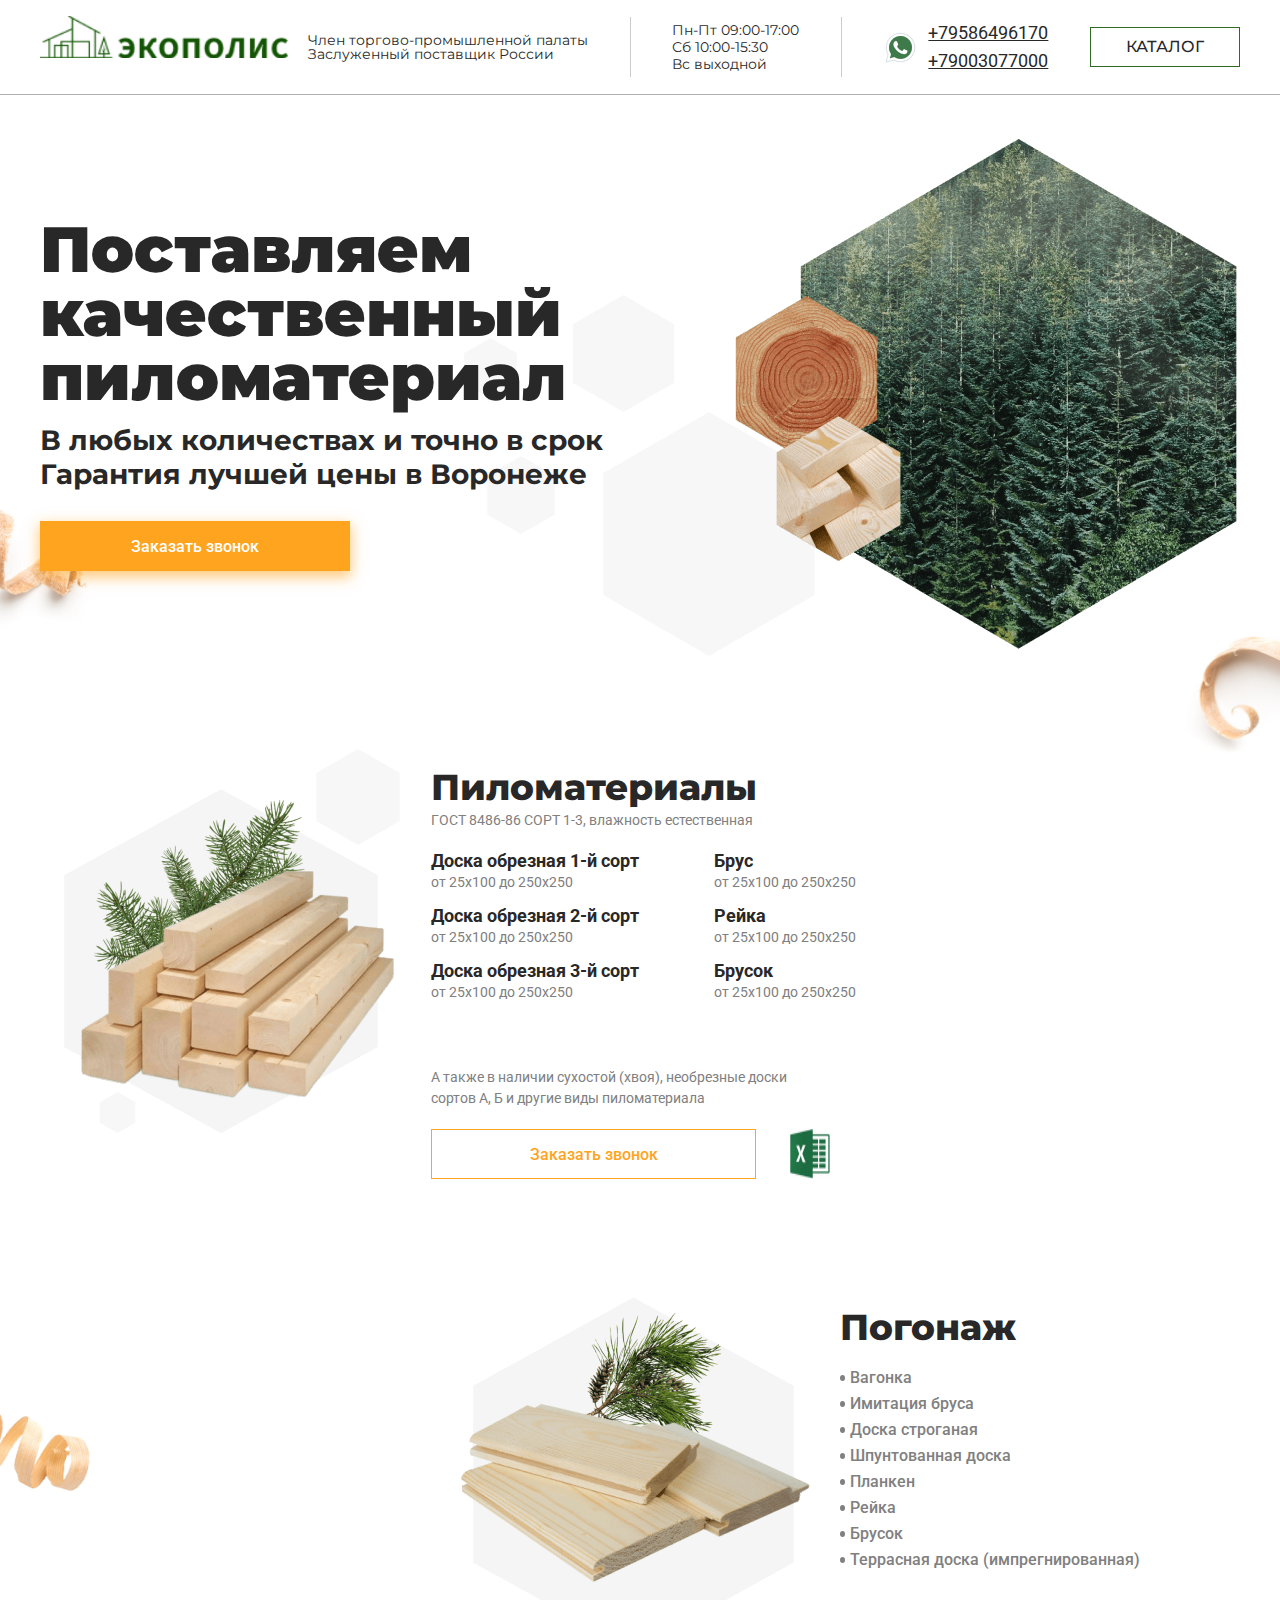
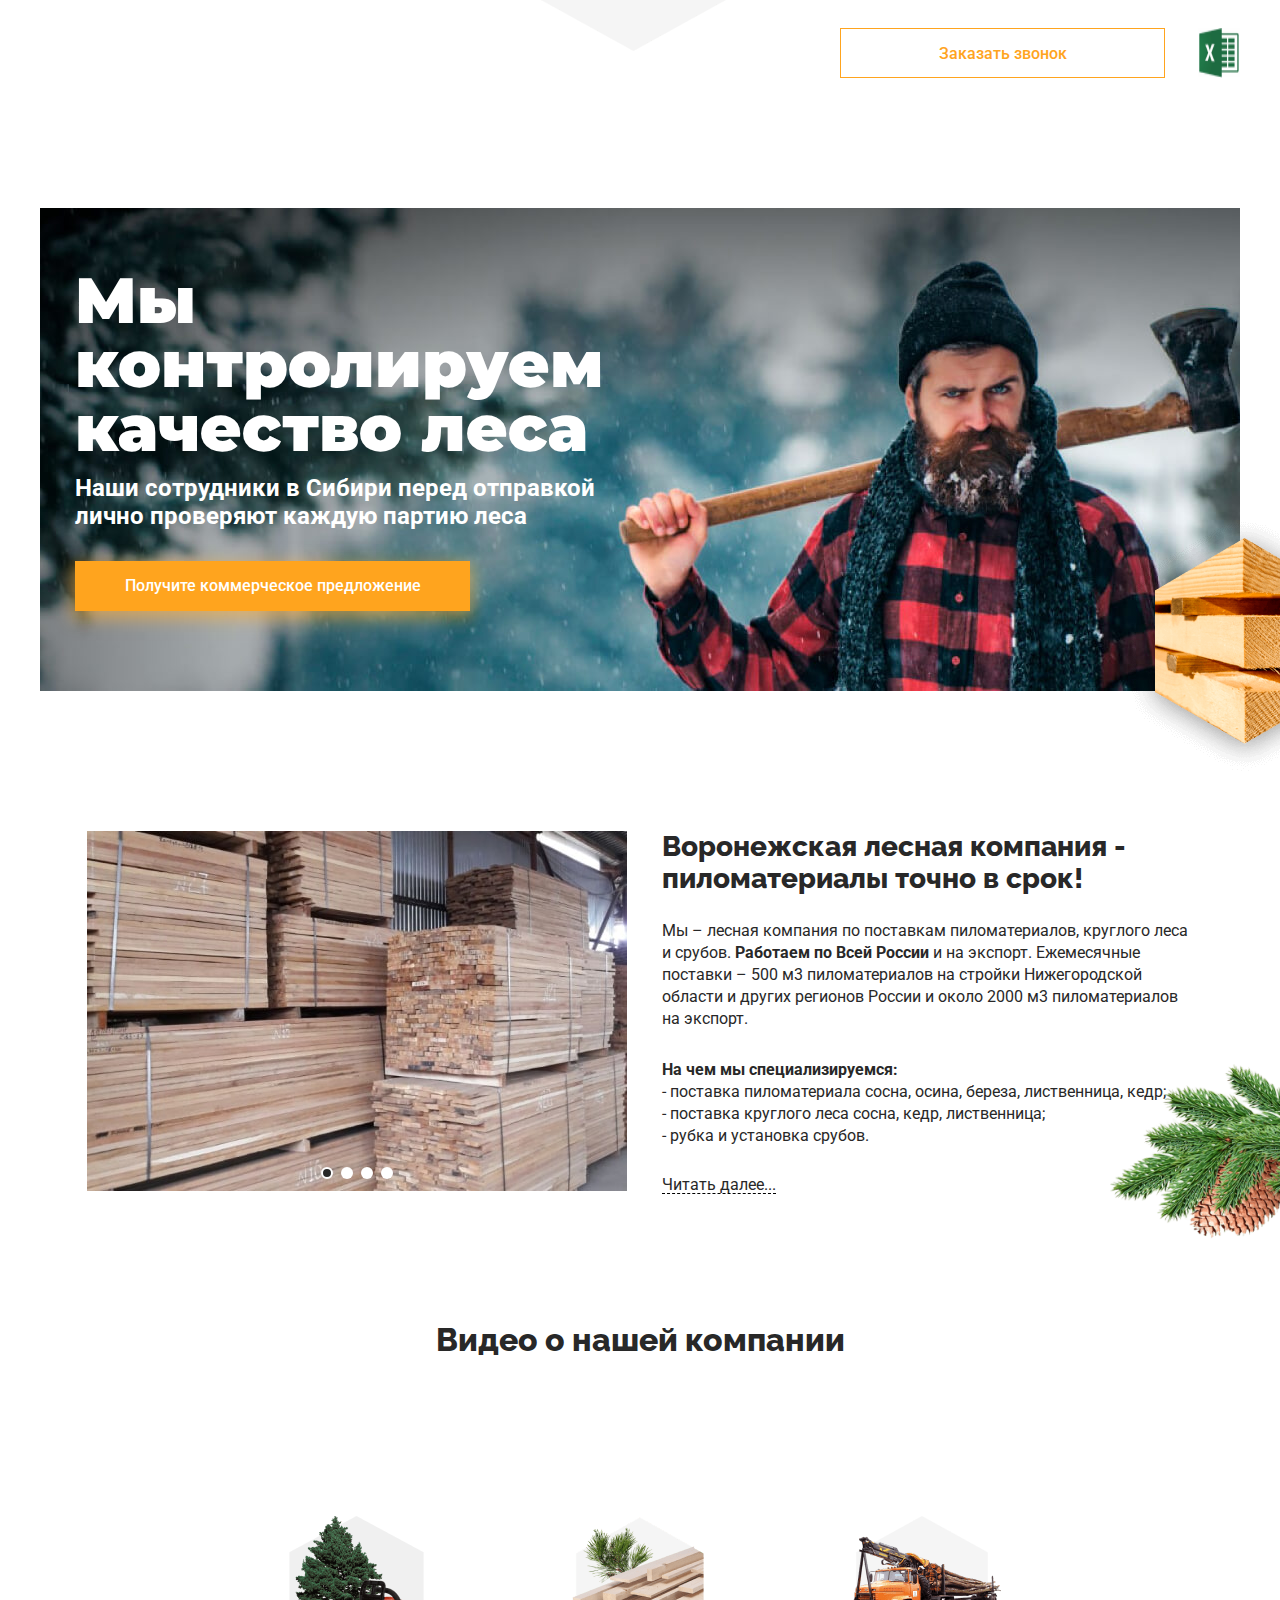
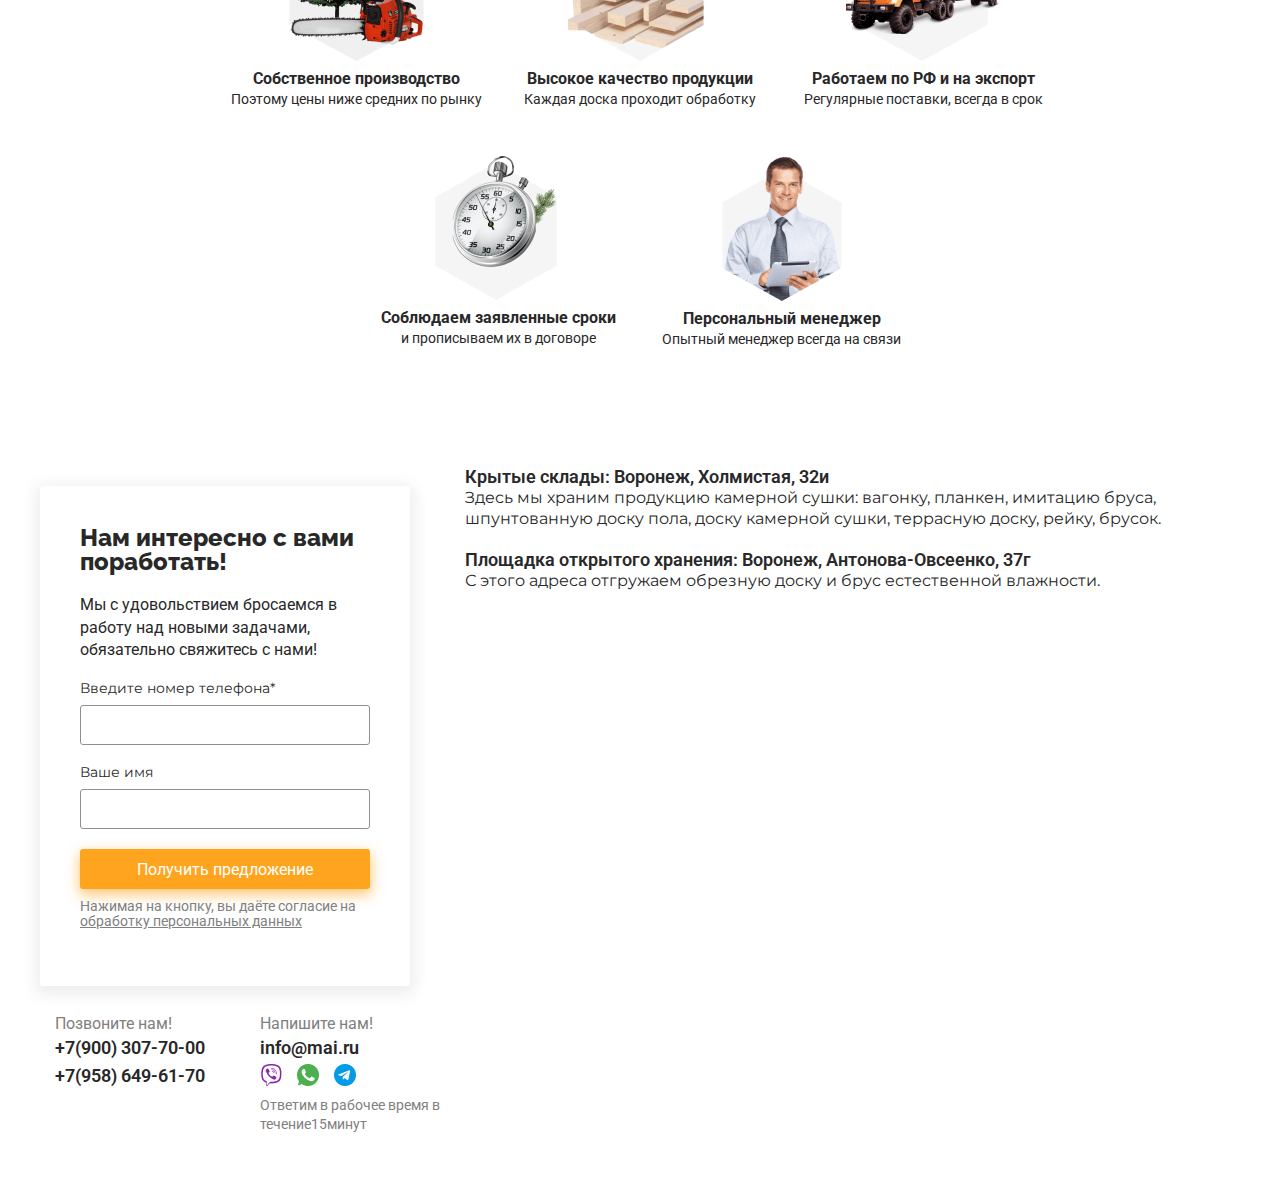
<file: index.html>
<!DOCTYPE html>
<html lang="en">
<head>
    <meta charset="UTF-8">
    <meta http-equiv="X-UA-Compatible" content="IE=edge">
    <meta name="viewport" content="width=device-width, initial-scale=1.0">
    <link rel="preconnect" href="https://fonts.googleapis.com">
    <link rel="preconnect" href="https://fonts.gstatic.com" crossorigin>
    <link href="https://fonts.googleapis.com/css2?family=Raleway:wght@400;500;600;700;800;900&display=swap" rel="stylesheet">
    <link href="https://fonts.googleapis.com/css2?family=Roboto:wght@400;500;600;700;900&display=swap" rel="stylesheet">
    <link rel="stylesheet"href="https://cdn.jsdelivr.net/npm/swiper@8/swiper-bundle.min.css"/>
    <link rel="stylesheet" href="css/catalog.css">
    <link rel="stylesheet" href="css/forms.css">
    <link rel="stylesheet" href="css/style.css">
    <title>Pilomaterialy</title>
</head>
<body>
    <div class="wrapper">
        <header class="header">
            <div class="container header-container">
                 <div class="header__logo">
                     <a class="logo" href="index.html">
                        <img src="img/main/logo.png" alt="logo">
                    </a>
                    <span>Член торгово-промышленной палаты <br> Заслуженный поставщик России</span>
                 </div>
                 <span class="vetical-line"></span>

                 <div class="header__job-graphic header-grafic-deskt">
                    <span>Пн-Пт 09:00-17:00</span>
                    <span>Сб 10:00-15:30</span>
                    <span>Вс выходной</span>
                 </div>

                 <span class="vetical-line vertical-line-last"></span>

                 <div class="header__contacts header-contacts-deskt">
                    <a href="#" class="header__contacts-wa">
                         <img src="img/main/WhatsApp.png" alt="WhatsApp">
                    </a>
                   <div class="header__tel-wrp">
                         <a class="header__contacts-tel1" href="tel:+79586496170"> +79586496170</a>
                         <a class="header__contacts-tel2" href="tel:+79003077000">+79003077000</a>
                   </div>
                </div>
                <li class="menu__item click-submenu click-submenu-mob">
                    <a class="menu__btn">КАТАЛОГ</a>
                    <ul class="sub-menu">
                        <li class="menu__item"><a href="catalog.html">Доска обрезная</a></li>
                        <li class="menu__item"><a href="#">Брус обрезной</a></li>
                        <li class="menu__item"><a href="#">Вагонка</a></li>
                        <li class="menu__item"><a href="#">Имитация бруса</a></li>
                        <li class="menu__item"><a href="#">Доска строганая</a></li>
                        <li class="menu__item"><a href="#">Шпунтованная доска</a></li>
                        <li class="menu__item"><a href="#">Планкен</a></li>
                        <li class="menu__item"><a href="#">Рейка</a></li>
                        <li class="menu__item"><a href="#">Брусок</a></li>
                        <li class="menu__item"><a href="#">Террасная доска (импрегнированная)</a></li>
                    </ul>
                </li>
                <div class="header__menu">
                     <div class="burger">
                         <span></span>
                         <span></span>
                         <span></span>
                     </div>
                     <nav class="menu">
                         <ul class="menu__list">
                             <li class="menu__item click-submenu click-submenu-desk">
                                <a class="menu__btn">КАТАЛОГ</a>
                                <ul class="sub-menu">
                                    <li class="menu__item"><a href="catalog.html">Доска обрезная</a></li>
                                    <li class="menu__item"><a href="#">Брус обрезной</a></li>
                                    <li class="menu__item"><a href="#">Вагонка</a></li>
                                    <li class="menu__item"><a href="#">Имитация бруса</a></li>
                                    <li class="menu__item"><a href="#">Доска строганая</a></li>
                                    <li class="menu__item"><a href="#">Шпунтованная доска</a></li>
                                    <li class="menu__item"><a href="#">Планкен</a></li>
                                    <li class="menu__item"><a href="#">Рейка</a></li>
                                    <li class="menu__item"><a href="#">Брусок</a></li>
                                    <li class="menu__item"><a href="#">Террасная доска (импрегнированная)</a></li>
                                </ul>
                            </li>

                            <div class="header__job-graphic header-grafic-mob">
                                <span>Пн-Пт 09:00-17:00</span>
                                <span>Сб 10:00-15:30</span>
                                <span>Вс выходной</span>
                             </div>

                             <div class="header__contacts header-contacts-mob">
                                <a href="#" class="header__contacts-wa">
                                     <img src="img/main/WhatsApp.png" alt="WhatsApp">
                                </a>
                               <div class="header__tel-wrp desct">
                                     <a class="header__contacts-tel1" href="tel:+79586496170"> +79586496170</a>
                                     <a class="header__contacts-tel2" href="tel:+79003077000">+79003077000</a>
                               </div>
                            </div>
                         </ul>
                     </nav>
                 </div>
            </div>
         </header>

         <main class="main">
            <div class="container">
                <div class="main__bg-img-wrp">
                    <img src="img/main/main_bg.png" alt="изображение">
                </div>
                <div class="main__shavings-img-wrp">
                    <img src="img/main/strujka1.png" alt="изображение">
                </div>
               <div class="main__cont-wrp">
                   <div class="main__cont-left">
                        <h1 class="big-title main__title">Поставляем <br> качественный <br> пиломатериал</h1>
                        <h2 class="main__sub-title">В любых количествах и точно в срок <br> Гарантия лучшей цены в Воронеже</h2>
                        <button class="btn main__btn popup-btn" data-btn="main">Заказать звонок</button>
                   </div>
                   <div class="main__img-wrp">
                    <img src="img/main/main_img.png" alt="изображение">
                   </div>
               </div>
            </div>
         </main>

         <section class="goods">
            <img class="goods__img-strujka" src="img/main/strujka2.png" alt="изображение">
            <img class="goods__img-strujka3" src="img/main/strujka3.png" alt="изображение">
            <div class="container">
                <!-- Первый блок с товарами -->
                <div class="goods__pilomat goods-pilomat1">
                    <div class="goods__pilomat-img-wrp">
                        <img class="goods__pilomat-img" src="img/main/goods1.png" alt="изображение">
                    </div>
                    <div class="goods__right">
                            <h2 class="goods__title small-title">Пиломатериалы</h2>
                            <div class="goods__gost">
                                ГОСТ <span>8486-86</span> СОРТ 1-3, влажность естественная
                            </div>

                            <div class="goods__goods-wrp">
                                <div class="goods__desk-wrp">
                                   <div class="goods__name-and-size">
                                        <h4 class="goods__name">Доска обрезная 1-й сорт</h4>
                                        <span class="goods__size">от 25х100 до 250х250</span>
                                   </div>

                                   <div class="goods__name-and-size">
                                        <h4 class="goods__name">Доска обрезная 2-й сорт</h4>
                                        <span class="goods__size">от 25х100 до 250х250</span>
                                   </div>

                                   <div class="goods__name-and-size">
                                        <h4 class="goods__name">Доска обрезная 3-й сорт</h4>
                                        <span class="goods__size">от 25х100 до 250х250</span>
                                   </div>
                                </div>

                                <div class="goods__desk-wrp">
                                    <div class="goods__name-and-size">
                                        <h4 class="goods__name">Брус</h4>
                                        <span class="goods__size">от 25х100 до 250х250</span>
                                    </div>

                                   <div class="goods__name-and-size">
                                        <h4 class="goods__name">Рейка</h4>
                                        <span class="goods__size">от 25х100 до 250х250</span>
                                   </div>

                                   <div class="goods__name-and-size">
                                        <h4 class="goods__name">Брусок</h4>
                                        <span class="goods__size">от 25х100 до 250х250</span>
                                   </div>
                                </div>
                            </div>

                            <p class="goods__comment">А также в наличии сухостой (хвоя), необрезные доски сортов А, Б и другие виды пиломатериала</p>
                            <div class="goods__btn-wrp">
                                <button class="btn goods__btn popup-btn" data-btn="pilomat">Заказать звонок</button>
                                <img class="excel-img" src="img/main/excel.png" alt="изображение">
                            </div>
                    </div>
                </div>

                <!-- Второй блок с товарами -->
               <div class="goods-pilomat2-wrp">
                    <div class="goods__pilomat">
                        <div class="goods__pilomat-img-wrp">
                            <img class="goods__pilomat-img" src="img/main/goods2.png" alt="изображение">
                        </div>
                        <div class="goods__right">
                                <h2 class="goods__title small-title">Погонаж</h2>

                                <div class="goods__goods-wrp">
                                    <ul class="goods-pilomat2__list">
                                        <li class="goods-pilomat2__list-item">Вагонка</li>
                                        <li class="goods-pilomat2__list-item">Имитация бруса</li>
                                        <li class="goods-pilomat2__list-item">Доска строганая</li>
                                        <li class="goods-pilomat2__list-item">Шпунтованная доска</li>
                                        <li class="goods-pilomat2__list-item">Планкен</li>
                                        <li class="goods-pilomat2__list-item">Рейка</li>
                                        <li class="goods-pilomat2__list-item">Брусок</li>
                                        <li class="goods-pilomat2__list-item">Террасная доска (импрегнированная)</li>
                                    </ul>
                                </div>

                                <div class="goods__btn-wrp">
                                    <button class="btn goods__btn popup-btn" data-btn="pogonaj">Заказать звонок</button>
                                    <img class="excel-img" src="img/main/excel.png" alt="изображение">
                                </div>
                        </div>
                    </div>
               </div >
            </div>
         </section>

         <section class="banner">
            <div class="container banner__container">
                <img src="img/main/banner-branch.png" alt="" class="banner__branch-img">
                <div class="banner__cont-wrp" style="background-image: url(img/main/banner.jpg)">
                    <img src="img/main/banner-small.png" alt="" class="banner__small-img">
                    <h2 class="banner__title big-title">Мы <br> контролируем <br> качество леса</h2>
                    <h3 class="banner__sub-title">Наши сотрудники в Сибири перед отправкой лично проверяют каждую партию леса</h3>
                    <button class="banner__btn btn popup-btn" data-btn="banner">Получите коммерческое предложение</button>
                </div>
            </div>
         </section>

         <section class="about">
            <img src="img/main/el.png" alt="изображение" class="about__el-img">
            <div class="container">
                <div class="about__cont-wrp">
                    <!-- Slider main container -->
                    <div class="swiper">
                        <!-- Additional required wrapper -->
                        <div class="swiper-wrapper">
                        <!-- Slides -->
                        <div class="swiper-slide">
                            <img src="img/main/slide1-min.jpg" alt="изображение">
                        </div>
                        <div class="swiper-slide">
                            <img src="img/main/slide1-min.jpg" alt="изображение">
                        </div>
                        <div class="swiper-slide">
                            <img src="img/main/slide1-min.jpg" alt="изображение">
                        </div>
                        <div class="swiper-slide">
                            <img src="img/main/slide1-min.jpg" alt="изображение">
                        </div>
                        </div>
                        <!-- If we need pagination -->
                        <div class="swiper-pagination"></div>
                    </div>
                    <!-- swiper end -->

                    <div class="about__cont-right">
                        <h2 class="about__title">Воронежская лесная компания - пиломатериалы точно в срок!</h2>
                        <div class="about__text1">
                            Мы – лесная компания по поставкам пиломатериалов, круглого леса и срубов. <b>Работаем по Всей России</b> и на экспорт.
                            Ежемесячные поставки – 500 м3 пиломатериалов на стройки Нижегородской области и других регионов России и около 2000 м3 пиломатериалов на экспорт.
                        </div>
                        <div class="about__text2">
                            <h3 class="about__h3">На чем мы специализируемся:</h3>
                            <ul>
                                <li>- поставка пиломатериала сосна, осина, береза, лиственница, кедр;</li>
                                <li>- поставка круглого леса сосна, кедр, лиственница;</li>
                                <li>- рубка и установка срубов.</li>
                            </ul>
                        </div>
                        <div class="about__text3">
                            В числе наших клиентов – застройщики таких объектов как ТРЦ Небо (Нижний Новгород),
                            Завод Liebcherr (Нижегородская область), ТРЦ Республика (Нижний Новгород),
                            завод Русвинил (Нижегородская обл), завод АлмазАнтей (Нижний Новгород),
                             а также предприятия: ОКБМ им. Африкантова (Нижний Новгород),
                             Государственное предприятие Нижегородской области по достройке и реставрации объектов недвижимости,
                              Завод Корунд (г. Дзержинск), ЗАО Тосол-Синтез (г. Дзержинск), ОАО Оргстекло (г. Дзержинск),
                              ОАО Водоканал и прочие государственные и частные предприятия.
                            Также мы отправляем древесину на экспорт в Узбекистан, Казахстан, Украину, Польшу,
                            Белоруссию, Чехию.
                        </div>
                       <div class="about__btns-wrp">
                            <span class="about__read-more-btn">Читать далее...</span>
                            <span class="about__read-hide-btn">Скрыть</span>
                       </div>
                    </div>
                </div>
            </div>
         </section>

         <section class="video">
           <div class="container">
            <h2 class="video__title">Видео о нашей компании</h2>
                <!-- <div class="video__wrp">
                    <iframe width="560" height="315" src="https://www.youtube.com/embed/qGrJGvvmyhA" title="YouTube video player" frameborder="0" allow="accelerometer; autoplay; clipboard-write; encrypted-media; gyroscope; picture-in-picture; web-share" allowfullscreen></iframe>
                </div> -->
           </div>
         </section>

         <section class="advantages">
            <div class="container">
                <div class="advantages__wrp">
                    <div class="advantages__item">
                        <img src="img/main/adv1-min.png" alt="изображение" class="advantages__img">
                        <h3 class="advantages__item-title">Собственное производство</h3>
                        <p class="advantages__item-text">Поэтому цены ниже средних по рынку</p>
                    </div>
                    <div class="advantages__item">
                        <img src="img/main/adv2-min.png" alt="изображение" class="advantages__img">
                        <h3 class="advantages__item-title">Высокое качество продукции</h3>
                        <p class="advantages__item-text">Каждая доска проходит обработку</p>
                    </div>
                    <div class="advantages__item">
                        <img src="img/main/adv3-min.png" alt="изображение" class="advantages__img">
                        <h3 class="advantages__item-title">Работаем по РФ и на экспорт</h3>
                        <p class="advantages__item-text">Регулярные поставки, всегда в срок</p>
                    </div>
                    <div class="advantages__item">
                        <img src="img/main/adv4-min.png" alt="изображение" class="advantages__img">
                        <h3 class="advantages__item-title">Соблюдаем заявленные сроки</h3>
                        <p class="advantages__item-text">и прописываем их в договоре</p>
                    </div>
                    <div class="advantages__item">
                        <img src="img/main/adv5-min.png" alt="изображение" class="advantages__img">
                        <h3 class="advantages__item-title">Персональный менеджер</h3>
                        <p class="advantages__item-text">Опытный менеджер всегда на связи</p>
                    </div>
                </div>
            </div>
         </section>

         <footer class="footer">
            <div class="container">
                <div class="footer__cont-wrp">
                    <div class="footer__left">
                       <div class="footer__form-wrp">
                            <form action="#" class="form footer__form">
                                    <h3 class="form__title footer__form-title">Нам интересно с вами поработать!</h3>
                                    <span class="form__sub-title">Мы с удовольствием бросаемся в работу над новыми задачами, обязательно свяжитесь с нами!</span>
                                    <label for="input__tel">Введите номер телефона*</label>
                                    <input type="text" id="input__tel" name="tel" class="input__tel input-tel">

                                    <label for="input__tel">Ваше имя</label>
                                    <input type="text" id="input__name" name="name" class="input__name input-name">

                                    <button type="submit" class="form__btn footer__form-btn">Получить предложение</button>
                                    <p class="form__pol-conf">Нажимая на кнопку, вы даёте согласие на <a href="#">обработку персональных данных</a></p>
                            </form>

                            <div class="footer__contacts">
                                <div class="footer__contacts-left">
                                    <span class="footer__call-to-ac">Позвоните нам!</span>
                                    <a class="footer__tel" href="tel:+79003077000">+7(900) 307-70-00</a>
                                    <a class="footer__tel" href="tel:+79586496170">+7(958) 649-61-70</a>
                                </div>
                                <div class="footer__contacts-right">
                                    <span class="footer__call-to-ac">Напишите нам!</span>
                                    <a href="mailto:info@mai.ru" class="footer__mail">info@mai.ru</a>
                                    <div class="footer__messend-wrp">
                                        <a href="#" class="footer__messend-img"><img src="img/main/viber.png" alt="изображение"></a>
                                        <a href="#" class="footer__messend-img"><img class="footer__messend-img" src="img/main/whatsapp2.png" alt="изображение"></a>
                                        <a href="#" class="footer__messend-img"><img class="footer__messend-img" src="img/main/telegram.png" alt="изображение"></a>
                                    </div>
                                    <span class="footer__we-answ">Ответим в рабочее время в течение15минут</span>
                                </div>
                            </div>
                       </div>
                    </div>

                    <div class="footer__right">
                        <div class="footer__map-wrp">
                            <h2 class="footer__title">Крытые склады: Воронеж, Холмистая, 32и</h2>
                            <p class="footer__text">
                                Здесь мы храним продукцию камерной сушки:
                                вагонку, планкен, имитацию бруса,
                                шпунтованную доску пола, доску камерной сушки, террасную доску, рейку, брусок.
                            </p>
                            <div class="footer__map">
                                <script class="ymaps-map" type="text/javascript" charset="utf-8" async src="https://api-maps.yandex.ru/services/constructor/1.0/js/?um=constructor%3A7ecfbeafdfa76086800b891496d1cff2208db18fed71ae469811a4214a0aa599&amp;width=100%&amp;height=250&amp;lang=ru_RU&amp;scroll=false"></script>
                            </div>
                        </div>
                        <div class="footer__map-wrp">
                            <h2 class="footer__title">Площадка открытого хранения: Воронеж, Антонова-Овсеенко, 37г</h2>
                            <p class="footer__text">С этого адреса отгружаем обрезную доску и брус естественной влажности.</p>
                            <div class="footer__map">
                                <script type="text/javascript" charset="utf-8" async src="https://api-maps.yandex.ru/services/constructor/1.0/js/?um=constructor%3Aa248d35d968a337a4bf09b35612f9165c0745ea2d2cff97308c4b7f1b93a8ec5&amp;width=100%&amp;height=250&amp;lang=ru_RU&amp;scroll=false"></script>
                            </div>
                        </div>
                    </div>
                </div>
            </div>
         </footer>

    <!-- ПОПАП С ФОРМАМИ --------------------------->
            <div class="overlay">
                <!--форма главного экрана -->
                   <div class="form-wrp" data-modal="main">
                    <span class="cross">&#10006;</span>
                        <form class="form form__main" action="#">
                            <img class="form__img" src="img/main/popup-img-1.jpg" alt="изображение">

                            <div class="form__cont-wrp">
                                    <h3 class="form__title">Получите каталог всей нашей продукции</h3>
                                    <span class="form__sub-title">Заполните форму и мы вышлем Вам актуальный каталог продукции с ценами</span>
                                <label for="input__tel">Введите номер телефона*</label>
                                <input type="text" id="input__tel" name="tel" class="input__tel input-tel">

                                <button type="submit" class="form__btn">Каталог продукции</button>
                                <p class="form__pol-conf">Нажимая на кнопку, вы даёте согласие на <a href="#">обработку персональных данных</a></p>
                            </div>
                        </form>
                   </div>

                 <!--форма пиломатериалов -->
               <div class="form-wrp" data-modal="pilomat">
                <span class="cross">&#10006;</span>
                     <form class="form form__pilomat" action="#">
                        <img class="form__img" src="img/main/pilomat-form.png" alt="изображение">

                        <div class="form__cont-wrp">
                                <h3 class="form__title">Получите каталог пиломатериала с ценами</h3>
                                <span class="form__sub-title">Заполните форму и мы вышлем Вам актуальный каталог продукции с ценами</span>
                            <label for="input__tel">Введите номер телефона*</label>
                            <input type="text" id="input__tel" name="tel" class="input__tel input-tel">

                            <button type="submit" class="form__btn">Каталог продукции</button>
                            <p class="form__pol-conf">Нажимая на кнопку, вы даёте согласие на <a href="#">обработку персональных данных</a></p>
                        </div>
                    </form>
               </div>

                 <!--форма погонажа -->
               <div class="form-wrp" data-modal="pogonaj">
                <span class="cross">&#10006;</span>
                     <form class="form form__pilomat" action="#" >
                        <img class="form__img" src="img/main/pogonaj-form.jpg" alt="изображение">

                        <div class="form__cont-wrp">
                                <h3 class="form__title">Получите каталог погонажа с ценами</h3>
                                <span class="form__sub-title">Заполните форму и мы вышлем Вам актуальный каталог продукции с ценами</span>
                            <label for="input__tel">Введите номер телефона*</label>
                            <input type="text" id="input__tel" name="tel" class="input__tel input-tel">

                            <button type="submit" class="form__btn">Каталог продукции</button>
                            <p class="form__pol-conf">Нажимая на кнопку, вы даёте согласие на <a href="#">обработку персональных данных</a></p>
                        </div>
                    </form>
               </div>

                <!-- Форма баннера -->
               <div class="form-wrp" data-modal="banner">
                    <span class="cross">&#10006;</span>
                    <form class="form form__pilomat form-banner" action="#">
                        <div class="form__cont-wrp">
                                <h3 class="form__title">Получите предложение</h3>
                                <span class="form__sub-title">Заполните форму и мы вышлем Вам коммерческое предложение</span>
                            <label for="input__tel">Введите номер телефона*</label>
                            <input type="text" id="input__tel" name="tel" class="input__tel input-tel">

                            <button type="submit" class="form__btn">Получить предложение</button>
                            <p class="form__pol-conf">Нажимая на кнопку, вы даёте согласие на <a href="#">обработку персональных данных</a></p>
                        </div>
                        <!-- <img class="form__img" src="img/main/banner-modal.jpg" alt="изображение"> -->
                        <div class="form__banner-img" style="background-image: url(img/main/banner-modal.jpg)"></div>
                    </form>
               </div>
            </div>
        <!-- overlay -->

        <!-- Окно успешной отправки -->
           <div class="overlay3">
                <div class="form__sucsess-window">
                    <span class="form__sucsess-cross">
                        <img src="img/main/checked.svg" alt="checked">
                    </span>
                    <h3 class="form__sucsess-title">Спасибо! Ваша заявка отправлена. В ближайшее время мы с Вами свяжемся!</h3>
                    <button class="form__sucsess-btn">OK</button>
                </div>
            </div>

           <!-- Окно ошибки -->
            <div class="overlay2">
                <div class="form__error-window">
                    <span class="form__error-cross">&#10006;</span>
                    <h3 class="form__error-title">Неправильно заполнены поля:</h3>
                    <span class="form__error-comment">Поле «Введите номер телефона» обязательно для заполнения.</span>
                    <button class="form__error-btn">OK</button>
                </div>
            </div>
    </div>
<!-- wrapper -->

<script src="https://cdn.jsdelivr.net/npm/swiper@8/swiper-bundle.min.js"></script>
<script src="js/index.js"></script>
</body>
</html>
</file>
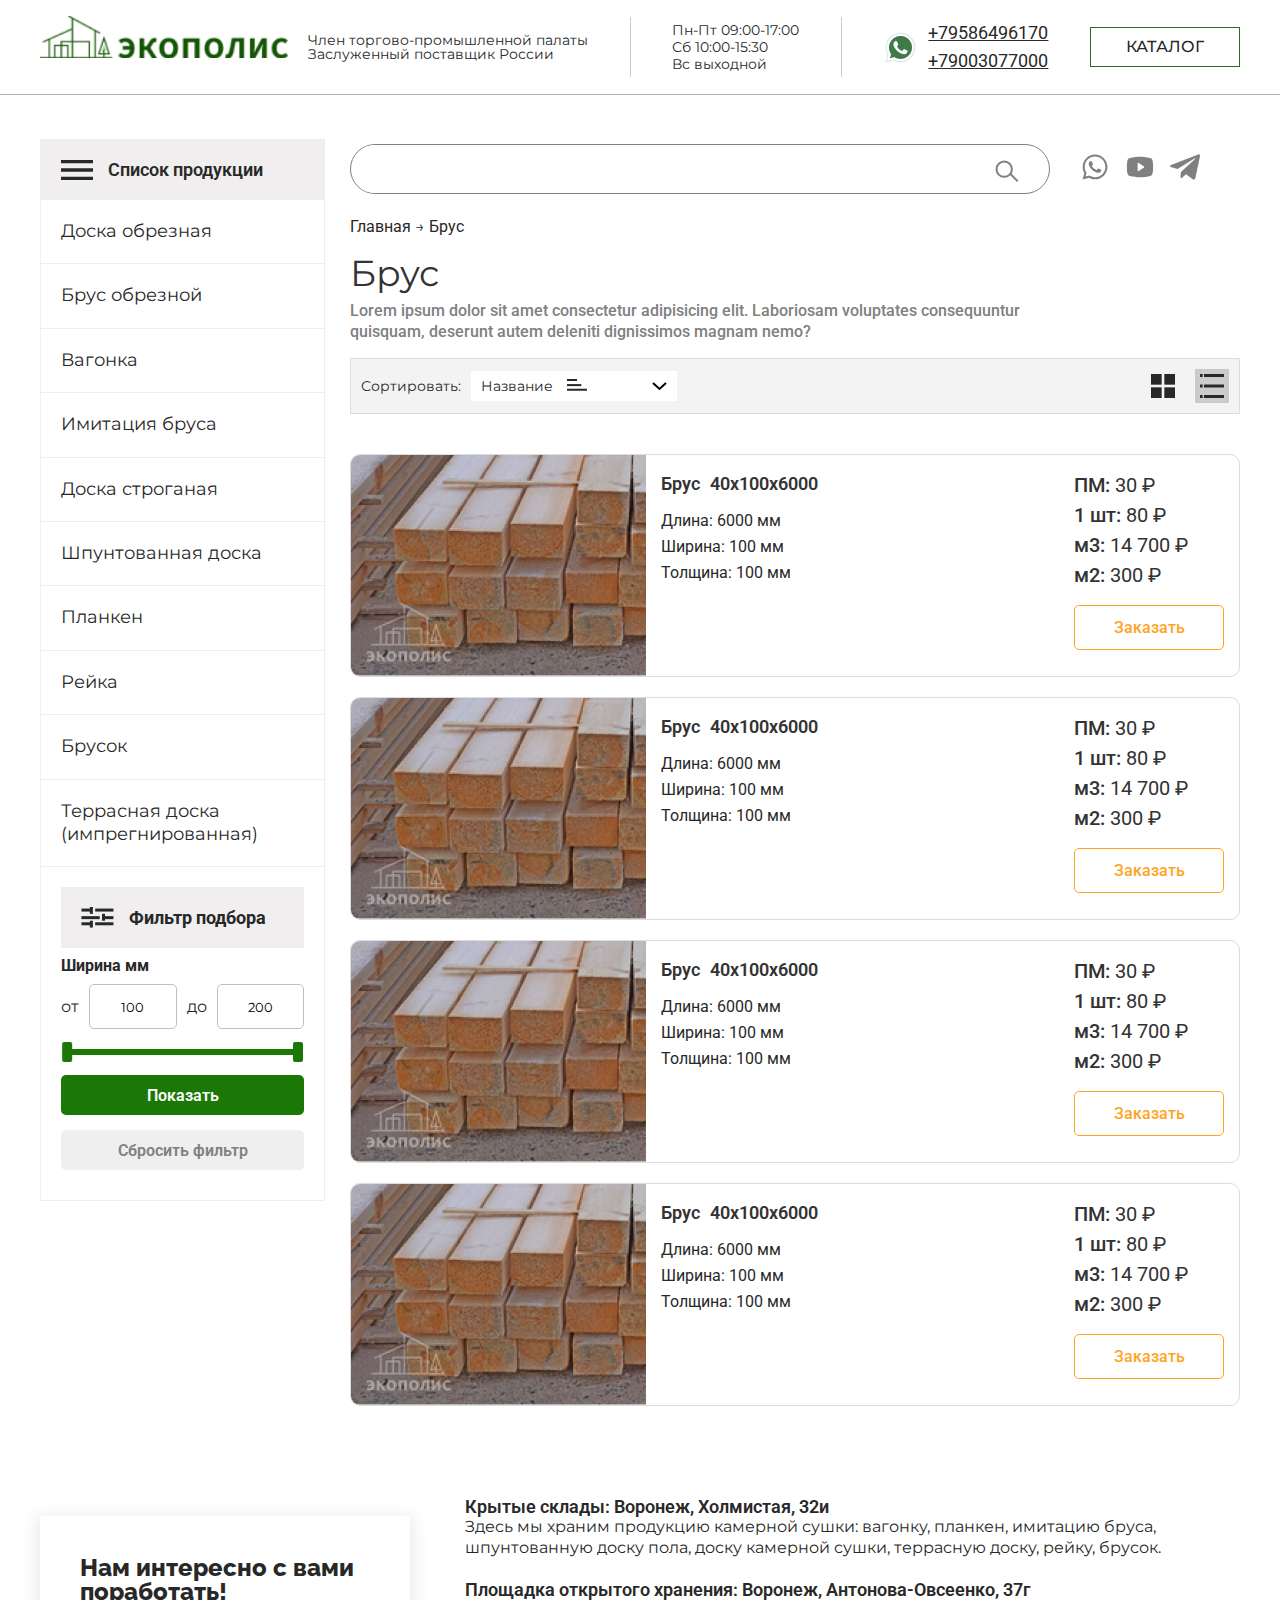
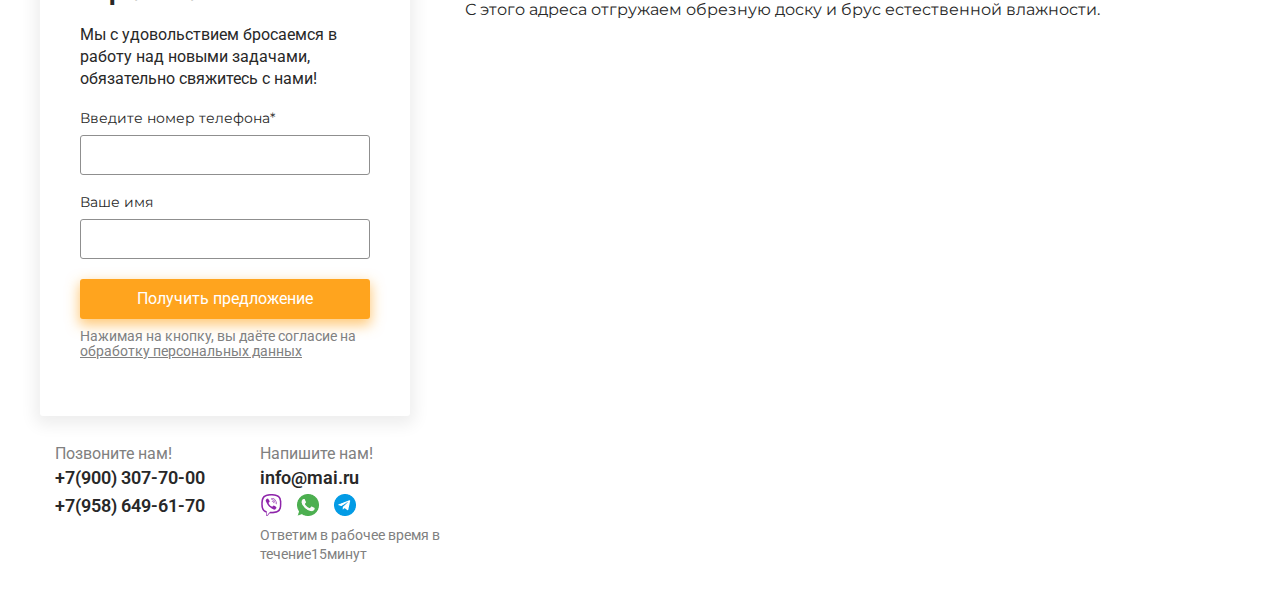
<file: catalog.html>
<!DOCTYPE html>
<html lang="en">
<head>
    <meta charset="UTF-8">
    <meta http-equiv="X-UA-Compatible" content="IE=edge">
    <meta name="viewport" content="width=device-width, initial-scale=1.0">
    <link rel="preconnect" href="https://fonts.googleapis.com">
    <link rel="preconnect" href="https://fonts.gstatic.com" crossorigin>
    <link href="https://fonts.googleapis.com/css2?family=Raleway:wght@400;500;600;700;800;900&display=swap" rel="stylesheet">
    <link href="https://fonts.googleapis.com/css2?family=Roboto:wght@400;500;600;700;900&display=swap" rel="stylesheet">
    <link rel="stylesheet"href="https://cdn.jsdelivr.net/npm/swiper@8/swiper-bundle.min.css"/>
    <link rel="stylesheet" href="css/nouislider.min.css">
    <link rel="stylesheet" href="css/catalog.css">
    <link rel="stylesheet" href="css/forms.css">
    <link rel="stylesheet" href="css/style.css">
    <title>Pilomaterialy</title>
</head>
<body>
    <div class="wrapper">
        <header class="header">
            <div class="container header-container">
                 <div class="header__logo">
                     <a class="logo" href="index.html">
                        <img src="img/main/logo.png" alt="logo">
                    </a>
                    <span>Член торгово-промышленной палаты <br> Заслуженный поставщик России</span>
                 </div>
                 <span class="vetical-line"></span>

                 <div class="header__job-graphic header-grafic-deskt">
                    <span>Пн-Пт 09:00-17:00</span>
                    <span>Сб 10:00-15:30</span>
                    <span>Вс выходной</span>
                 </div>

                 <span class="vetical-line vertical-line-last"></span>

                 <div class="header__contacts header-contacts-deskt">
                    <a href="#" class="header__contacts-wa">
                         <img src="img/main/WhatsApp.png" alt="WhatsApp">
                    </a>
                   <div class="header__tel-wrp">
                         <a class="header__contacts-tel1" href="tel:+79586496170"> +79586496170</a>
                         <a class="header__contacts-tel2" href="tel:+79003077000">+79003077000</a>
                   </div>
                </div>
                <li class="menu__item click-submenu click-submenu-mob">
                    <a class="menu__btn">КАТАЛОГ</a>
                    <!-- <span class="triangle"></span> -->
                    <ul class="sub-menu">
                        <li class="menu__item"><a href="catalog.html">Доска обрезная</a></li>
                        <li class="menu__item"><a href="#">Брус обрезной</a></li>
                        <li class="menu__item"><a href="#">Вагонка</a></li>
                        <li class="menu__item"><a href="#">Имитация бруса</a></li>
                        <li class="menu__item"><a href="#">Доска строганая</a></li>
                        <li class="menu__item"><a href="#">Шпунтованная доска</a></li>
                        <li class="menu__item"><a href="#">Планкен</a></li>
                        <li class="menu__item"><a href="#">Рейка</a></li>
                        <li class="menu__item"><a href="#">Брусок</a></li>
                        <li class="menu__item"><a href="#">Террасная доска (импрегнированная)</a></li>
                    </ul>
                </li>
                <div class="header__menu">
                     <div class="burger">
                         <span></span>
                         <span></span>
                         <span></span>
                     </div>
                     <nav class="menu">
                         <ul class="menu__list">
                             <!-- <li class="menu__item"><a href="#">КАТАЛОГ</a></li> -->
                             <li class="menu__item click-submenu click-submenu-desk">
                                <a class="menu__btn">КАТАЛОГ</a>
                                <!-- <span class="triangle"></span> -->
                                <ul class="sub-menu">
                                    <li class="menu__item"><a href="catalog.html">Доска обрезная</a></li>
                                    <li class="menu__item"><a href="#">Брус обрезной</a></li>
                                    <li class="menu__item"><a href="#">Вагонка</a></li>
                                    <li class="menu__item"><a href="#">Имитация бруса</a></li>
                                    <li class="menu__item"><a href="#">Доска строганая</a></li>
                                    <li class="menu__item"><a href="#">Шпунтованная доска</a></li>
                                    <li class="menu__item"><a href="#">Планкен</a></li>
                                    <li class="menu__item"><a href="#">Рейка</a></li>
                                    <li class="menu__item"><a href="#">Брусок</a></li>
                                    <li class="menu__item"><a href="#">Террасная доска (импрегнированная)</a></li>
                                </ul>
                            </li>

                            <div class="header__job-graphic header-grafic-mob">
                                <span>Пн-Пт 09:00-17:00</span>
                                <span>Сб 10:00-15:30</span>
                                <span>Вс выходной</span>
                             </div>

                             <div class="header__contacts header-contacts-mob">
                                <a href="#" class="header__contacts-wa">
                                     <img src="img/main/WhatsApp.png" alt="WhatsApp">
                                </a>
                               <div class="header__tel-wrp desct">
                                     <a class="header__contacts-tel1" href="tel:+79586496170"> +79586496170</a>
                                     <a class="header__contacts-tel2" href="tel:+79003077000">+79003077000</a>
                               </div>
                            </div>
                         </ul>
                     </nav>
                 </div>
            </div>
         </header>

        <main class="catalog">
            <div class="container">
                <div class="catalog__cont-wrp">
                    <div class="catalog__cont-left">
                        <div class="catalog__sidebar">
                            <div class="catalog__sidebar-head">
                                <img src="img/catalog/burger.svg" alt="изображение">
                                <h3>Список продукции</h3>
                            </div>
                            <ul class="catalog__sidebar-list">
                                <li><a href="#">Доска обрезная</a></li>
                                <li><a href="#">Брус обрезной</a></li>
                                <li><a href="#">Вагонка</a></li>
                                <li><a href="#">Имитация бруса</a></li>
                                <li><a href="#">Доска строганая</a></li>
                                <li><a href="#">Шпунтованная доска</a></li>
                                <li><a href="#">Планкен</a></li>
                                <li><a href="#">Рейка</a></li>
                                <li><a href="#">Брусок</a></li>
                                <li><a href="#">Террасная доска (импрегнированная)</a></li>
                            </ul>

                            <div class="range-slider-filter">
                                <div class="catalog__sidebar-filter">
                                    <div class="catalog__sidebar-head-filter">
                                        <img src="img/catalog/filter2.svg" alt="изображение">
                                        <h3>Фильтр подбора</h3>
                                    </div>
                                </div>
                                <h3>Ширина мм</h3>
                                <div class="inputs-wrp">
                                    <span>от</span>
                                    <input id="input-price0" placeholder="100" min="100" max="200" class="input-price" type="number">
                                    <span>до</span>
                                    <input id="input-price1" placeholder="200" min="100" max="200" class="input-price" type="number">
                                </div>
                                <div class="rangeSlider"></div>
                                <div class="filter-btns-wrp">
                                    <button class="show-results-btn">Показать</button>
                                    <button class="reset-results-btn">Сбросить фильтр</button>
                                </div>
                            </div>
                        </div>
                    </div>

                    <div class="catalog__cont-right">
                        <div class="catalog__search">
                            <div class="catalog__search-socials-wrp">
                                <div class="catalog__search-wrp">
                                    <input class="catalog__search-input" type="search">
                                    <img src="img/catalog/search.svg" alt="изображение">
                                </div>
                                <div class="catalog__socials-wrp">
                                    <svg class="catalog__socials-whatsapp"  width="30" height="30" viewBox="0 0 25 25" fill="none" xmlns="http://www.w3.org/2000/svg">
                                        <path d="M19.8437 5.11456C18.8887 4.1499 17.7512 3.38505 16.4975 2.86462C15.2438 2.34418 13.899 2.07859 12.5416 2.08331C6.85413 2.08331 2.21871 6.71873 2.21871 12.4062C2.21871 14.2291 2.69788 16 3.59371 17.5625L2.13538 22.9166L7.60413 21.4791C9.11454 22.3021 10.8125 22.7396 12.5416 22.7396C18.2291 22.7396 22.8645 18.1041 22.8645 12.4166C22.8645 9.65623 21.7916 7.06248 19.8437 5.11456ZM12.5416 20.9896C11 20.9896 9.48954 20.5729 8.16663 19.7916L7.85413 19.6041L4.60413 20.4583L5.46871 17.2916L5.26038 16.9687C4.40386 15.601 3.94906 14.02 3.94788 12.4062C3.94788 7.67706 7.80204 3.8229 12.5312 3.8229C14.8229 3.8229 16.9791 4.71873 18.5937 6.34373C19.3932 7.13953 20.0267 8.08609 20.4577 9.12855C20.8886 10.171 21.1083 11.2886 21.1041 12.4166C21.125 17.1458 17.2708 20.9896 12.5416 20.9896ZM17.25 14.5729C16.9895 14.4479 15.7187 13.8229 15.4895 13.7291C15.25 13.6458 15.0833 13.6041 14.9062 13.8541C14.7291 14.1146 14.2395 14.6979 14.0937 14.8646C13.9479 15.0416 13.7916 15.0625 13.5312 14.9271C13.2708 14.8021 12.4375 14.5208 11.4583 13.6458C10.6875 12.9583 10.177 12.1146 10.0208 11.8541C9.87496 11.5937 9.99996 11.4583 10.1354 11.3229C10.25 11.2083 10.3958 11.0208 10.5208 10.875C10.6458 10.7291 10.6979 10.6146 10.7812 10.4479C10.8645 10.2708 10.8229 10.125 10.7604 9.99998C10.6979 9.87498 10.177 8.60415 9.96871 8.08331C9.76038 7.58331 9.54163 7.64581 9.38538 7.6354H8.88538C8.70829 7.6354 8.43746 7.6979 8.19788 7.95831C7.96871 8.21873 7.30204 8.84373 7.30204 10.1146C7.30204 11.3854 8.22913 12.6146 8.35413 12.7812C8.47913 12.9583 10.177 15.5625 12.7604 16.6771C13.375 16.9479 13.8541 17.1041 14.2291 17.2187C14.8437 17.4166 15.4062 17.3854 15.8541 17.3229C16.3541 17.25 17.3854 16.6979 17.5937 16.0937C17.8125 15.4896 17.8125 14.9791 17.7395 14.8646C17.6666 14.75 17.5104 14.6979 17.25 14.5729Z" fill="#808080"/>
                                    </svg>

                                    <svg class="catalog__socials-youtube" width="30" height="30" viewBox="0 0 25 25" fill="none" xmlns="http://www.w3.org/2000/svg">
                                        <path d="M22.8809 6.81641C22.7911 6.45637 22.6154 6.12347 22.3688 5.84624C22.1221 5.569 21.812 5.3557 21.4648 5.22461C18.125 3.93555 12.793 3.94531 12.5 3.94531C12.207 3.94531 6.875 3.93555 3.53516 5.22461C3.18803 5.3557 2.87786 5.569 2.63124 5.84624C2.38462 6.12347 2.2089 6.45637 2.11914 6.81641C1.86523 7.78321 1.5625 9.56055 1.5625 12.5C1.5625 15.4395 1.86523 17.2168 2.11914 18.1836C2.2089 18.5436 2.38462 18.8765 2.63124 19.1538C2.87786 19.431 3.18803 19.6443 3.53516 19.7754C6.73828 21.0156 11.7578 21.0547 12.4316 21.0547H12.5684C13.2422 21.0547 18.2617 21.0156 21.4648 19.7754C21.812 19.6443 22.1221 19.431 22.3688 19.1538C22.6154 18.8765 22.7911 18.5436 22.8809 18.1836C23.1348 17.2168 23.4375 15.4395 23.4375 12.5C23.4375 9.56055 23.1348 7.78321 22.8809 6.81641ZM15.8398 12.8223L11.1523 15.9473C11.0902 15.993 11.0147 16.017 10.9375 16.0156C10.8728 16.0132 10.8095 15.9965 10.752 15.9668C10.6895 15.9343 10.6373 15.8852 10.6011 15.8249C10.5649 15.7645 10.5462 15.6954 10.5469 15.625V9.375C10.5462 9.30465 10.5649 9.23547 10.6011 9.17513C10.6373 9.1148 10.6895 9.06567 10.752 9.0332C10.8142 8.99998 10.8843 8.98425 10.9548 8.98769C11.0253 8.99113 11.0936 9.01361 11.1523 9.05274L15.8398 12.1777C15.8943 12.212 15.9392 12.2596 15.9703 12.316C16.0014 12.3723 16.0177 12.4356 16.0177 12.5C16.0177 12.5644 16.0014 12.6277 15.9703 12.6841C15.9392 12.7404 15.8943 12.788 15.8398 12.8223Z" fill="#808080"/>
                                    </svg>

                                    <svg class="catalog__socials-telegram width="30" height="30" viewBox="0 0 25 25" fill="none" xmlns="http://www.w3.org/2000/svg">
                                        <g clip-path="url(#clip0_201_4)">
                                        <path d="M22.9705 2.21792L0.821644 10.8032C-0.0696642 11.203 -0.371129 12.0036 0.606215 12.4381L6.28834 14.2532L20.027 5.71855C20.7772 5.18276 21.5451 5.32563 20.8843 5.91504L9.08463 16.6541L8.71398 21.1988C9.05729 21.9005 9.6859 21.9038 10.0869 21.555L13.3514 18.45L18.9425 22.6584C20.2411 23.4312 20.9477 22.9325 21.2271 21.5161L24.8943 4.06152C25.2751 2.31812 24.6257 1.54995 22.9705 2.21792Z" fill="#808080"/>
                                        </g>
                                        <defs>
                                        <clipPath id="clip0_201_4">
                                        <rect width="25" height="25" fill="white"/>
                                        </clipPath>
                                        </defs>
                                    </svg>

                                </div>
                            </div>
                        </div>
                        <div class="catalog__right-head">
                           <div class="catalog__вreadcrumbs">
                                <span class="catalog__вreadcrumbs-main">Главная</span>
                                <span class="catalog__вreadcrumbs-arrow">&rarr;</span>
                                <span class="catalog__вreadcrumbs-goods">Брус</span>
                           </div>
                            <div class="catalog__title-wrp">
                                <h3 class="catalog__title small-title">Брус</h3>
                                <p class="catalog__sub-title">
                                    Lorem ipsum dolor sit amet consectetur adipisicing elit.
                                    Laboriosam voluptates consequuntur quisquam, deserunt
                                    autem deleniti dignissimos magnam nemo?
                                </p>
                            </div>

                        </div>
                        <div class="range-slider-filter range-slider-filter-mob">
                            <div class="catalog__sidebar-filter">
                                <div class="catalog__sidebar-head-filter">
                                    <img src="img/catalog/filter2.svg" alt="изображение">
                                    <h3>Фильтр подбора</h3>
                                </div>
                            </div>
                            <div class="filter-for-show-hide">
                                <h3>Ширина мм</h3>
                                <div class="inputs-wrp">
                                    <span>от</span>
                                    <input id="input-price0" placeholder="100" min="100" max="200" class="input-price" type="number">
                                    <span>до</span>
                                    <input id="input-price1" placeholder="200" min="100" max="200" class="input-price" type="number">
                                </div>
                                <div class="rangeSlider"></div>
                                <div class="filter-btns-wrp">
                                    <button class="show-results-btn">Показать</button>
                                    <button class="reset-results-btn">Сбросить фильтр</button>
                                </div>
                            </div>
                        </div>
                        <div class="catalog__cont-right-filters">
                            <div class="catalog__sort">
                                <span>Сортировать:</span>
                                <div class="catalog__sort-menu">
                                   <div class="catalog__sort-images">
                                        <div>
                                            <span>Название</span>
                                            <img class="catalog__sort-burger" src="img/catalog/burger-sort.svg" alt="изображение">
                                        </div>
                                        <img class="catalog__sort-arrow" src="img/catalog/arrow-sort.svg" alt="изображение" class="arrow-sort">
                                   </div>
                                </div>
                            </div>
                            <div class="catalog__sort-icons">
                                <span class="sort-img-bg1">
                                    <img src="img/catalog/sort1.svg" alt="изображение">
                                </span>
                                <span class="sort-img-bg2 active"><img src="img/catalog/sort2.svg" alt="изображение"></span>
                                <!-- <img src="img/catalog/sort3.svg" alt="изображение"> -->
                            </div>
                        </div>
                        <!-- Карточки товаров -->
                        <div class="catalog__cards-wrp">
                            <div class="catalog__card-item">
                                <div class="catalog__cards-img-wrp">
                                    <a href="card.html"><img src="img/catalog/card-img.jpg" alt="изображение"></a>
                                </div>

                              <div class="catalog__card-text-wrp">
                                    <div class="catalog__card-size-title">
                                        <div class="catalog__card-size">
                                            <h3 class="catalog__card-title">Брус</h3>
                                            <span class="catalog__size-title">40x100x6000</span>
                                        </div>
                                        <div class="catalog__size-length catalog__size">Длина: <span>6000</span> мм</div>
                                        <div class="catalog__size-width catalog__size">Ширина: <span>100</span> мм</div>
                                        <div class="catalog__size-thickness catalog__size">Толщина: <span>100</span> мм</div>
                                    </div>

                                    <div class="catalog__card-price-btn">
                                       <div class="catalog__card-price-wrp">
                                            <div class="catalog__card-pm">ПМ: <span>30 ₽</span></div>
                                            <div class="catalog__card-one">1 шт: <span>80 ₽</span></div>
                                            <div class="catalog__card-m3">м3: <span>14 700 ₽</span></div>
                                            <div class="catalog__card-m2">м2: <span>300 ₽</span></div>
                                       </div>

                                        <button class="catalog__card-btn btn popup-btn" data-btn="catalog">Заказать</button>
                                    </div>
                              </div>
                            </div>

                            <div class="catalog__card-item">
                                <div class="catalog__cards-img-wrp">
                                    <img src="img/catalog/card-img.jpg" alt="изображение">
                                </div>

                              <div class="catalog__card-text-wrp">
                                    <div class="catalog__card-size-title">
                                        <div class="catalog__card-size">
                                            <h3 class="catalog__card-title">Брус</h3>
                                            <span class="catalog__size-title">40x100x6000</span>
                                        </div>
                                        <div class="catalog__size-length catalog__size">Длина: <span>6000</span> мм</div>
                                        <div class="catalog__size-width catalog__size">Ширина: <span>100</span> мм</div>
                                        <div class="catalog__size-thickness catalog__size">Толщина: <span>100</span> мм</div>
                                    </div>

                                    <div class="catalog__card-price-btn">
                                       <div class="catalog__card-price-wrp">
                                            <div class="catalog__card-pm">ПМ: <span>30 ₽</span></div>
                                            <div class="catalog__card-one">1 шт: <span>80 ₽</span></div>
                                            <div class="catalog__card-m3">м3: <span>14 700 ₽</span></div>
                                            <div class="catalog__card-m2">м2: <span>300 ₽</span></div>
                                       </div>

                                        <button class="catalog__card-btn btn popup-btn" data-btn="catalog">Заказать</button>
                                    </div>
                              </div>
                            </div>

                            <div class="catalog__card-item">
                                <div class="catalog__cards-img-wrp">
                                    <img src="img/catalog/card-img.jpg" alt="изображение">
                                </div>

                              <div class="catalog__card-text-wrp">
                                    <div class="catalog__card-size-title">
                                        <div class="catalog__card-size">
                                            <h3 class="catalog__card-title">Брус</h3>
                                            <span class="catalog__size-title">40x100x6000</span>
                                        </div>
                                        <div class="catalog__size-length catalog__size">Длина: <span>6000</span> мм</div>
                                        <div class="catalog__size-width catalog__size">Ширина: <span>100</span> мм</div>
                                        <div class="catalog__size-thickness catalog__size">Толщина: <span>100</span> мм</div>
                                    </div>

                                    <div class="catalog__card-price-btn">
                                       <div class="catalog__card-price-wrp">
                                            <div class="catalog__card-pm">ПМ: <span>30 ₽</span></div>
                                            <div class="catalog__card-one">1 шт: <span>80 ₽</span></div>
                                            <div class="catalog__card-m3">м3: <span>14 700 ₽</span></div>
                                            <div class="catalog__card-m2">м2: <span>300 ₽</span></div>
                                       </div>

                                        <button class="catalog__card-btn btn popup-btn" data-btn="catalog">Заказать</button>
                                    </div>
                              </div>
                            </div>
                            <div class="catalog__card-item">
                                <div class="catalog__cards-img-wrp">
                                    <img src="img/catalog/card-img.jpg" alt="изображение">
                                </div>

                              <div class="catalog__card-text-wrp">
                                    <div class="catalog__card-size-title">
                                        <div class="catalog__card-size">
                                            <h3 class="catalog__card-title">Брус</h3>
                                            <span class="catalog__size-title">40x100x6000</span>
                                        </div>
                                        <div class="catalog__size-length catalog__size">Длина: <span>6000</span> мм</div>
                                        <div class="catalog__size-width catalog__size">Ширина: <span>100</span> мм</div>
                                        <div class="catalog__size-thickness catalog__size">Толщина: <span>100</span> мм</div>
                                    </div>

                                    <div class="catalog__card-price-btn">
                                       <div class="catalog__card-price-wrp">
                                            <div class="catalog__card-pm">ПМ: <span>30 ₽</span></div>
                                            <div class="catalog__card-one">1 шт: <span>80 ₽</span></div>
                                            <div class="catalog__card-m3">м3: <span>14 700 ₽</span></div>
                                            <div class="catalog__card-m2">м2: <span>300 ₽</span></div>
                                       </div>

                                        <button class="catalog__card-btn btn popup-btn" data-btn="catalog">Заказать</button>
                                    </div>
                              </div>
                            </div>
                        </div>
                        <!-- Конец оболчки карточек товаров -->
                    </div>
                </div>
            </div>
            </div>
        </main>

         <footer class="footer">
            <div class="container">
                <div class="footer__cont-wrp">
                    <div class="footer__left">
                       <div class="footer__form-wrp">
                            <form action="#" class="form footer__form">
                                    <h3 class="form__title footer__form-title">Нам интересно с вами поработать!</h3>
                                    <span class="form__sub-title">Мы с удовольствием бросаемся в работу над новыми задачами, обязательно свяжитесь с нами!</span>
                                    <label for="input__tel">Введите номер телефона*</label>
                                    <input type="text" id="input__tel" name="tel" class="input__tel input-tel">

                                    <label for="input__tel">Ваше имя</label>
                                    <input type="text" id="input__name" name="name" class="input__name input-name">

                                    <button type="submit" class="form__btn footer__form-btn">Получить предложение</button>
                                    <p class="form__pol-conf">Нажимая на кнопку, вы даёте согласие на <a href="#">обработку персональных данных</a></p>
                            </form>

                            <div class="footer__contacts">
                                <div class="footer__contacts-left">
                                    <span class="footer__call-to-ac">Позвоните нам!</span>
                                    <a class="footer__tel" href="tel:+79003077000">+7(900) 307-70-00</a>
                                    <a class="footer__tel" href="tel:+79586496170">+7(958) 649-61-70</a>
                                </div>
                                <div class="footer__contacts-right">
                                    <span class="footer__call-to-ac">Напишите нам!</span>
                                    <a href="mailto:info@mai.ru" class="footer__mail">info@mai.ru</a>
                                    <div class="footer__messend-wrp">
                                        <a href="#" class="footer__messend-img"><img src="img/main/viber.png" alt="изображение"></a>
                                        <a href="#" class="footer__messend-img"><img class="footer__messend-img" src="img/main/whatsapp2.png" alt="изображение"></a>
                                        <a href="#" class="footer__messend-img"><img class="footer__messend-img" src="img/main/telegram.png" alt="изображение"></a>
                                    </div>
                                    <span class="footer__we-answ">Ответим в рабочее время в течение15минут</span>
                                </div>
                            </div>
                       </div>
                    </div>

                    <div class="footer__right">
                        <div class="footer__map-wrp">
                            <h2 class="footer__title">Крытые склады: Воронеж, Холмистая, 32и</h2>
                            <p class="footer__text">
                                Здесь мы храним продукцию камерной сушки:
                                вагонку, планкен, имитацию бруса,
                                шпунтованную доску пола, доску камерной сушки, террасную доску, рейку, брусок.
                            </p>
                            <div class="footer__map">
                                <script class="ymaps-map" type="text/javascript" charset="utf-8" async src="https://api-maps.yandex.ru/services/constructor/1.0/js/?um=constructor%3A7ecfbeafdfa76086800b891496d1cff2208db18fed71ae469811a4214a0aa599&amp;width=100%&amp;height=250&amp;lang=ru_RU&amp;scroll=false"></script>
                            </div>
                        </div>
                        <div class="footer__map-wrp">
                            <h2 class="footer__title">Площадка открытого хранения: Воронеж, Антонова-Овсеенко, 37г</h2>
                            <p class="footer__text">С этого адреса отгружаем обрезную доску и брус естественной влажности.</p>
                            <div class="footer__map">
                                <script type="text/javascript" charset="utf-8" async src="https://api-maps.yandex.ru/services/constructor/1.0/js/?um=constructor%3Aa248d35d968a337a4bf09b35612f9165c0745ea2d2cff97308c4b7f1b93a8ec5&amp;width=100%&amp;height=250&amp;lang=ru_RU&amp;scroll=false"></script>
                            </div>
                        </div>
                    </div>
                </div>
            </div>
         </footer>

    <!-- ПОПАП С ФОРМАМИ --------------------------->
            <div class="overlay">
                <!--форма главного экрана -->
                   <div class="form-wrp" data-modal="main">
                    <span class="cross">&#10006;</span>
                        <form class="form form__main" action="#">
                            <img class="form__img" src="img/main/popup-img-1.jpg" alt="изображение">

                            <div class="form__cont-wrp">
                                    <h3 class="form__title">Получите каталог всей нашей продукции</h3>
                                    <span class="form__sub-title">Заполните форму и мы вышлем Вам актуальный каталог продукции с ценами</span>
                                <label for="input__tel">Введите номер телефона*</label>
                                <input type="text" id="input__tel" name="tel" class="input__tel input-tel">

                                <button type="submit" class="form__btn">Каталог продукции</button>
                                <p class="form__pol-conf">Нажимая на кнопку, вы даёте согласие на <a href="#">обработку персональных данных</a></p>
                            </div>
                        </form>
                   </div>

                 <!--форма пиломатериалов -->
               <div class="form-wrp" data-modal="pilomat">
                <span class="cross">&#10006;</span>
                     <form class="form form__pilomat" action="#">
                        <img class="form__img" src="img/main/pilomat-form.png" alt="изображение">

                        <div class="form__cont-wrp">
                                <h3 class="form__title">Получите каталог пиломатериала с ценами</h3>
                                <span class="form__sub-title">Заполните форму и мы вышлем Вам актуальный каталог продукции с ценами</span>
                            <label for="input__tel">Введите номер телефона*</label>
                            <input type="text" id="input__tel" name="tel" class="input__tel input-tel">

                            <button type="submit" class="form__btn">Каталог продукции</button>
                            <p class="form__pol-conf">Нажимая на кнопку, вы даёте согласие на <a href="#">обработку персональных данных</a></p>
                        </div>
                    </form>
               </div>

                 <!--форма погонажа -->
               <div class="form-wrp" data-modal="pogonaj">
                <span class="cross">&#10006;</span>
                     <form class="form form__pilomat" action="#" >
                        <img class="form__img" src="img/main/pogonaj-form.jpg" alt="изображение">

                        <div class="form__cont-wrp">
                                <h3 class="form__title">Получите каталог погонажа с ценами</h3>
                                <span class="form__sub-title">Заполните форму и мы вышлем Вам актуальный каталог продукции с ценами</span>
                            <label for="input__tel">Введите номер телефона*</label>
                            <input type="text" id="input__tel" name="tel" class="input__tel input-tel">

                            <button type="submit" class="form__btn">Каталог продукции</button>
                            <p class="form__pol-conf">Нажимая на кнопку, вы даёте согласие на <a href="#">обработку персональных данных</a></p>
                        </div>
                    </form>
               </div>

                <!-- Форма баннера -->
               <div class="form-wrp" data-modal="banner">
                    <span class="cross">&#10006;</span>
                    <form class="form form__pilomat form-banner" action="#">
                        <div class="form__cont-wrp">
                                <h3 class="form__title">Получите предложение</h3>
                                <span class="form__sub-title">Заполните форму и мы вышлем Вам коммерческое предложение</span>
                            <label for="input__tel">Введите номер телефона*</label>
                            <input type="text" id="input__tel" name="tel" class="input__tel input-tel">

                            <button type="submit" class="form__btn">Получить предложение</button>
                            <p class="form__pol-conf">Нажимая на кнопку, вы даёте согласие на <a href="#">обработку персональных данных</a></p>
                        </div>
                        <!-- <img class="form__img" src="img/main/banner-modal.jpg" alt="изображение"> -->
                        <div class="form__banner-img" style="background-image: url(img/main/banner-modal.jpg)"></div>
                    </form>
               </div>

                <!--форма каталога -->
              <div class="form-wrp" data-modal="catalog">
                <span class="cross">&#10006;</span>
                        <form class="form form__pilomat" action="#" >
                        <img class="form__img" src="img/catalog/catalog-form.jpg" alt="изображение">

                        <div class="form__cont-wrp">
                                <h3 class="form__title">Закажите доставку прямо сейчас</h3>
                                <span class="form__sub-title">Заполните форму и мы Вам перезвоним для согласования деталей</span>
                            <label for="input__tel4">Введите номер телефона*</label>
                            <input type="text" id="input__tel4" name="tel" class="input__tel input-tel">

                            <button type="submit" class="form__btn">Заказать звонок</button>
                            <p class="form__pol-conf">Нажимая на кнопку, вы даёте согласие на <a href="#">обработку персональных данных</a></p>
                        </div>
                    </form>
            </div>
            </div>
        <!-- overlay -->

        <!-- Окно успешной отправки -->
           <div class="overlay3">
                <div class="form__sucsess-window">
                    <span class="form__sucsess-cross">
                        <img src="img/main/checked.svg" alt="checked">
                    </span>
                    <h3 class="form__sucsess-title">Спасибо! Ваша заявка отправлена. В ближайшее время мы с Вами свяжемся!</h3>
                    <button class="form__sucsess-btn">OK</button>
                </div>
            </div>

           <!-- Окно ошибки -->
            <div class="overlay2">
                <div class="form__error-window">
                    <span class="form__error-cross">&#10006;</span>
                    <h3 class="form__error-title">Неправильно заполнены поля:</h3>
                    <span class="form__error-comment">Поле «Введите номер телефона» обязательно для заполнения.</span>
                    <button class="form__error-btn">OK</button>
                </div>
            </div>
    </div>
<!-- wrapper -->

<script src="https://cdn.jsdelivr.net/npm/swiper@8/swiper-bundle.min.js"></script>
<script src="js/nouislider.min.js"></script>
<script src="js/catalog.js"></script>
<script src="js/index.js"></script>
</body>
</html>
</file>
<file: css/catalog.css>
@charset "UTF-8";
.catalog {
  width: 100%;
  padding-top: 139px;
  padding-bottom: 20px;
  /*Фильтр моб версия*/
  /*Конец Фильтр моб версия*/
  /*карточки товара====*/
}

@media (max-width: 1230px) {
  .catalog {
    padding-top: calc(110px + (29) * ((100vw - 320px) / (910)));
  }
}

.catalog__cont-wrp {
  display: -webkit-box;
  display: -ms-flexbox;
  display: flex;
  -webkit-box-pack: justify;
      -ms-flex-pack: justify;
          justify-content: space-between;
}

@media (max-width: 900px) {
  .catalog__cont-left {
    display: none;
  }
}

.catalog__sidebar {
  width: 285px;
  border: 1px solid #f0eeee;
}

.catalog__sidebar-head {
  display: -webkit-box;
  display: -ms-flexbox;
  display: flex;
  -webkit-box-align: center;
      -ms-flex-align: center;
          align-items: center;
  gap: 15px;
  padding: 20px;
  background-color: #f0eeee;
}

.catalog__sidebar-head h3 {
  font-family: 'Roboto', sans-serif;
  font-size: 18px;
  font-weight: 600;
}

.catalog .range-slider-filter-mob {
  display: none;
  padding-left: 0;
  padding-right: 0;
}

.catalog .range-slider-filter-mob input {
  width: 50%;
}

@media (max-width: 900px) {
  .catalog .range-slider-filter-mob {
    display: block;
  }
}

.catalog .filter-for-show-hide {
  display: none;
}

.catalog .filter-for-show-hide.active {
  display: block;
}

.catalog__sidebar-head-filter {
  display: -webkit-box;
  display: -ms-flexbox;
  display: flex;
  -webkit-box-align: center;
      -ms-flex-align: center;
          align-items: center;
  gap: 15px;
  padding: 20px;
  background-color: #f0eeee;
  margin-bottom: 10px;
}

.catalog__sidebar-head-filter h3 {
  font-family: 'Roboto', sans-serif;
  font-size: 18px;
  font-weight: 600;
}

.catalog__sidebar-head-filter img {
  display: block;
}

.catalog__sidebar-list li {
  border-bottom: 1px solid #f0eeee;
  -webkit-transition: all .3s;
  transition: all .3s;
}

@media (any-hover: hover) {
  .catalog__sidebar-list li:hover {
    background-color: #f0eeee;
  }
}

.catalog__sidebar-list a {
  padding: 20px;
  display: block;
  color: #282828;
  font-size: 18px;
  line-height: 1.3;
}

.catalog__cont-right {
  width: 100%;
  padding-top: 5px;
  padding-left: 25px;
}

@media (max-width: 900px) {
  .catalog__cont-right {
    padding-left: 0;
  }
}

.catalog__search {
  display: -webkit-box;
  display: -ms-flexbox;
  display: flex;
}

.catalog__search-socials-wrp {
  display: -webkit-box;
  display: -ms-flexbox;
  display: flex;
  -webkit-box-align: center;
      -ms-flex-align: center;
          align-items: center;
  -webkit-column-gap: 30px;
          column-gap: 30px;
}

.catalog__search-socials-wrp svg {
  display: block;
  -webkit-transform: translateY(-2px);
          transform: translateY(-2px);
  cursor: pointer;
}

.catalog__search-socials-wrp svg path {
  -webkit-transition: all .3s;
  transition: all .3s;
}

@media (max-width: 1270px) {
  .catalog__search-socials-wrp {
    width: 100%;
  }
}

@media (max-width: 500px) {
  .catalog__search-socials-wrp {
    -webkit-box-orient: vertical;
    -webkit-box-direction: normal;
        -ms-flex-direction: column;
            flex-direction: column;
  }
}

@media (any-hover: hover) {
  .catalog__socials-whatsapp:hover path {
    fill: #1b7807;
  }
}

@media (any-hover: hover) {
  .catalog__socials-youtube:hover path {
    fill: red;
  }
}

@media (any-hover: hover) {
  .catalog__socials-telegram:hover path {
    fill: #2796ca;
  }
}

.catalog__search-wrp {
  width: 700px;
  height: 50px;
  padding: 0px 10px;
  border-radius: 25px;
  background-color: #fff;
  border: 1px solid #808080;
  overflow: hidden;
  display: -webkit-box;
  display: -ms-flexbox;
  display: flex;
  -webkit-box-align: center;
      -ms-flex-align: center;
          align-items: center;
}

@media (max-width: 1270px) {
  .catalog__search-wrp {
    width: 100%;
  }
}

.catalog__search-wrp img {
  cursor: pointer;
}

.catalog__socials-wrp {
  display: -webkit-box;
  display: -ms-flexbox;
  display: flex;
  gap: 15px;
}

@media (max-width: 500px) {
  .catalog__socials-wrp {
    width: 100%;
    margin-top: 20px;
  }
}

.catalog__search-input {
  width: 93%;
  height: 100px;
}

.catalog__right-head {
  padding: 15px 0;
}

.catalog__вreadcrumbs {
  margin-top: 10px;
}

.catalog__вreadcrumbs-main {
  font-family: 'Roboto', sans-serif;
  font-size: 16px;
}

.catalog__вreadcrumbs-arrow {
  font-size: 16px;
}

.catalog__вreadcrumbs-goods {
  font-family: 'Roboto', sans-serif;
  font-size: 16px;
}

.catalog__title-wrp {
  margin-top: 20px;
}

.catalog .catalog__title {
  font-weight: 400;
  color: #333333;
}

.catalog__sub-title {
  font-family: 'Roboto', sans-serif;
  font-size: 16px;
  font-weight: 500;
  color: #808080;
  max-width: 700px;
  line-height: 1.3;
  margin-top: 10px;
}

.catalog__cont-right-filters {
  display: -webkit-box;
  display: -ms-flexbox;
  display: flex;
  -webkit-box-pack: justify;
      -ms-flex-pack: justify;
          justify-content: space-between;
  -webkit-box-align: center;
      -ms-flex-align: center;
          align-items: center;
  min-height: 55px;
  padding: 10px;
  background-color: #f3f3f3;
  border: 1px solid #dcdcdc;
}

@media (max-width: 1236px) {
  .catalog__cont-right-filters {
    max-width: 100%;
  }
}

.catalog__sort {
  display: -webkit-box;
  display: -ms-flexbox;
  display: flex;
  gap: 10px;
  -webkit-box-align: center;
      -ms-flex-align: center;
          align-items: center;
}

@media (max-width: 500px) {
  .catalog__sort {
    -webkit-box-orient: vertical;
    -webkit-box-direction: normal;
        -ms-flex-direction: column;
            flex-direction: column;
    -webkit-box-align: start;
        -ms-flex-align: start;
            align-items: flex-start;
  }
}

.catalog__sort-menu {
  background-color: #fff;
  width: 206px;
  min-height: 30px;
  display: -webkit-box;
  display: -ms-flexbox;
  display: flex;
  -webkit-box-align: center;
      -ms-flex-align: center;
          align-items: center;
  padding: 5px 10px;
}

.catalog__sort-images {
  display: -webkit-box;
  display: -ms-flexbox;
  display: flex;
  width: 100%;
  -webkit-box-pack: justify;
      -ms-flex-pack: justify;
          justify-content: space-between;
}

.catalog__sort-burger {
  width: 20px;
  margin-left: 10px;
}

.catalog__sort-arrow {
  display: block;
  margin-left: 0;
}

.catalog__sort-icons {
  display: -webkit-box;
  display: -ms-flexbox;
  display: flex;
  -webkit-box-align: center;
      -ms-flex-align: center;
          align-items: center;
  gap: 15px;
}

@media (max-width: 1000px) {
  .catalog__sort-icons {
    display: none;
  }
}

@media (max-width: 420px) {
  .catalog__sort-icons {
    -webkit-box-orient: vertical;
    -webkit-box-direction: normal;
        -ms-flex-direction: column;
            flex-direction: column;
  }
}

.catalog .sort-img-bg1, .catalog .sort-img-bg2 {
  display: -webkit-box;
  display: -ms-flexbox;
  display: flex;
  -webkit-box-align: center;
      -ms-flex-align: center;
          align-items: center;
  -webkit-box-pack: center;
      -ms-flex-pack: center;
          justify-content: center;
  width: 34px;
  height: 34px;
  cursor: pointer;
}

.catalog .sort-img-bg1.active, .catalog .sort-img-bg2.active {
  background-color: #cbcbcb;
}

.catalog .sort-img-bg1 img, .catalog .sort-img-bg2 img {
  pointer-events: none;
}

.catalog__cards-wrp {
  margin-top: 40px;
  gap: 20px;
  display: -webkit-box;
  display: -ms-flexbox;
  display: flex;
  -webkit-box-orient: vertical;
  -webkit-box-direction: normal;
      -ms-flex-direction: column;
          flex-direction: column;
}

.catalog__cards-wrp.active {
  display: -ms-grid;
  display: grid;
  -ms-grid-columns: (auto)[3];
      grid-template-columns: repeat(3, auto);
}

@media (max-width: 1000px) {
  .catalog__cards-wrp.active {
    display: -ms-grid;
    display: grid;
    -ms-grid-columns: (auto)[2];
        grid-template-columns: repeat(2, auto);
  }
}

@media (max-width: 900px) {
  .catalog__cards-wrp.active {
    -ms-grid-columns: (auto)[3];
        grid-template-columns: repeat(3, auto);
  }
}

@media (max-width: 768px) {
  .catalog__cards-wrp.active {
    -ms-grid-columns: (auto)[2];
        grid-template-columns: repeat(2, auto);
    -webkit-box-pack: center;
        -ms-flex-pack: center;
            justify-content: center;
  }
}

@media (max-width: 470px) {
  .catalog__cards-wrp.active {
    -ms-grid-columns: (auto)[1];
        grid-template-columns: repeat(1, auto);
  }
}

@media (max-width: 1000px) {
  .catalog__cards-wrp {
    display: -ms-grid;
    display: grid;
    -ms-grid-columns: (auto)[2];
        grid-template-columns: repeat(2, auto);
  }
}

@media (max-width: 900px) {
  .catalog__cards-wrp {
    -ms-grid-columns: (auto)[3];
        grid-template-columns: repeat(3, auto);
  }
}

@media (max-width: 768px) {
  .catalog__cards-wrp {
    -ms-grid-columns: (auto)[2];
        grid-template-columns: repeat(2, auto);
    -webkit-box-pack: center;
        -ms-flex-pack: center;
            justify-content: center;
  }
}

@media (max-width: 470px) {
  .catalog__cards-wrp {
    -ms-grid-columns: (auto)[1];
        grid-template-columns: repeat(1, auto);
  }
}

.catalog__card-item {
  display: -webkit-box;
  display: -ms-flexbox;
  display: flex;
  border: 1px solid #dcdcdc;
  min-height: 200px;
  border-radius: 10px;
  overflow: hidden;
}

.catalog__card-item.active {
  -webkit-box-orient: vertical;
  -webkit-box-direction: normal;
      -ms-flex-direction: column;
          flex-direction: column;
  max-width: 270px;
  opacity: 0;
  visibility: hidden;
  -webkit-animation: cardAnime .5s .5s forwards;
          animation: cardAnime .5s .5s forwards;
}

@-webkit-keyframes cardAnime {
  100% {
    opacity: 1;
    visibility: visible;
  }
}

@keyframes cardAnime {
  100% {
    opacity: 1;
    visibility: visible;
  }
}

@media (max-width: 1000px) {
  .catalog__card-item.active {
    opacity: 1;
    visibility: visible;
  }
}

.catalog__card-item.active-for-anim {
  opacity: 0;
  visibility: hidden;
  -webkit-animation: cardAnime2 .5s .5s forwards;
          animation: cardAnime2 .5s .5s forwards;
}

@-webkit-keyframes cardAnime2 {
  100% {
    opacity: 1;
    visibility: visible;
  }
}

@keyframes cardAnime2 {
  100% {
    opacity: 1;
    visibility: visible;
  }
}

@media (max-width: 1000px) {
  .catalog__card-item.active-for-anim {
    opacity: 1;
    visibility: visible;
  }
}

@media (max-width: 1000px) {
  .catalog__card-item {
    -webkit-box-orient: vertical;
    -webkit-box-direction: normal;
        -ms-flex-direction: column;
            flex-direction: column;
    max-width: 270px;
  }
}

.catalog__cards-img-wrp a {
  display: block;
}

.catalog__card-text-wrp {
  width: 100%;
  padding: 20px 15px;
  display: -webkit-box;
  display: -ms-flexbox;
  display: flex;
  -webkit-box-pack: justify;
      -ms-flex-pack: justify;
          justify-content: space-between;
}

.catalog__card-text-wrp.active {
  -webkit-box-orient: vertical;
  -webkit-box-direction: normal;
      -ms-flex-direction: column;
          flex-direction: column;
  row-gap: 15px;
}

@media (max-width: 1000px) {
  .catalog__card-text-wrp {
    -webkit-box-orient: vertical;
    -webkit-box-direction: normal;
        -ms-flex-direction: column;
            flex-direction: column;
    row-gap: 15px;
  }
}

.catalog__card-size {
  display: -webkit-box;
  display: -ms-flexbox;
  display: flex;
  gap: 10px;
  margin-bottom: 20px;
}

.catalog__card-title {
  font-family: 'Roboto', sans-serif;
  font-size: 18px;
  font-weight: 600;
  color: #333333;
}

.catalog__size-title {
  font-family: 'Roboto', sans-serif;
  font-size: 18px;
  font-weight: 600;
  color: #333333;
}

.catalog__size {
  font-family: 'Roboto', sans-serif;
  font-size: 16px;
}

.catalog__size:not(:last-child) {
  margin-bottom: 10px;
}

.catalog__card-price-btn {
  font-family: 'Roboto', sans-serif;
  font-size: 20px;
  font-weight: 500;
  color: #333333;
}

.catalog__card-price-btn span {
  font-size: inherit;
  font-weight: 400;
}

.catalog__card-price-btn div:not(:last-child) {
  margin-bottom: 10px;
}

.catalog__card-btn {
  width: 150px;
  height: 45px !important;
  color: #FFA41E;
  border: 1px solid #FFA41E;
  border-radius: 5px;
  margin-top: 10px;
}

.catalog__card-btn.active {
  width: 100%;
}

@media (any-hover: hover) {
  .catalog__card-btn:hover {
    background-color: #FFA41E;
    color: #fff;
  }
}

@media (max-width: 1000px) {
  .catalog__card-btn {
    width: 100%;
  }
}

/*конец класса каталог*/
/* Стили range */
.range-slider-filter {
  padding: 20px;
  padding-bottom: 30px;
  font-size: 16px;
}

.range-slider-filter h3 {
  font-family: 'Roboto', sans-serif;
  font-weight: 700;
}

.inputs-wrp {
  display: -webkit-box;
  display: -ms-flexbox;
  display: flex;
  -webkit-box-align: center;
      -ms-flex-align: center;
          align-items: center;
  gap: 10px;
  -webkit-box-pack: center;
      -ms-flex-pack: center;
          justify-content: center;
  align-items: center;
}

.inputs-wrp span {
  display: -webkit-box;
  display: -ms-flexbox;
  display: flex;
  -webkit-box-align: center;
      -ms-flex-align: center;
          align-items: center;
}

.inputs-wrp input {
  text-align: center;
}

.rangeSlider {
  margin: 0 auto;
  width: 95%;
  margin-top: 20px;
}

.noUi-target {
  height: 6px;
  background-color: #29be08;
  border: none;
}

.noUi-connect {
  background-color: #1b7807;
}

.noUi-horizontal .noUi-handle {
  width: 10px;
  height: 20px;
  right: -5px;
  top: -7px;
  border-radius: 2px;
  border: none;
  cursor: pointer;
  background-color: #1b7807;
  -webkit-box-shadow: none;
          box-shadow: none;
  -webkit-transition: background .3s;
  transition: background .3s;
}

.noUi-horizontal .noUi-handle::before, .noUi-horizontal .noUi-handle::after {
  display: none;
}

.inputs-wrp {
  margin-top: 10px;
}

.input-price {
  width: 100px;
  height: 45px;
  border: 1px solid #bfbfbf;
  border-radius: 5px;
  padding: 5px;
}

.input-price::-webkit-outer-spin-button, .input-price::-webkit-inner-spin-button {
  -webkit-appearance: none;
  -moz-appearance: textfield;
}

.filter-btns-wrp {
  margin-top: 20px;
  display: -webkit-box;
  display: -ms-flexbox;
  display: flex;
  -webkit-box-orient: vertical;
  -webkit-box-direction: normal;
      -ms-flex-direction: column;
          flex-direction: column;
  gap: 15px;
}

.filter-btns-wrp button {
  display: block;
  width: 100%;
  height: 40px;
  border-radius: 5px;
  font-family: 'Roboto', sans-serif;
  font-size: 16px;
  font-weight: 600;
  -webkit-transition: background .3s;
  transition: background .3s;
}

.show-results-btn {
  background-color: #1b7807;
  color: #fff;
}

@media (any-hover: hover) {
  .show-results-btn:hover {
    background-color: #259e09;
  }
}

.reset-results-btn {
  color: #808080;
}

@media (any-hover: hover) {
  .reset-results-btn:hover {
    background-color: #dedede;
  }
}

/* БЛОК КАРТОЧКА ТОВАРА-------------------------------*/
.cardBlock {
  width: 100%;
  padding: 120px 0px 50px 0px;
}

@media (max-width: 1230px) {
  .cardBlock {
    padding-bottom: calc(10px + (40) * ((100vw - 320px) / (910)));
  }
}

.cardBlock__breadcrumbs {
  font-family: 'Roboto', sans-serif;
  font-size: 16px;
  font-weight: 600;
}

.cardBlock .cardBlock__title {
  font-family: 'Roboto', sans-serif;
  font-weight: 400;
  margin-top: 30px;
}

.cardBlock__cont-wrp {
  display: -webkit-box;
  display: -ms-flexbox;
  display: flex;
  margin: 0 auto;
  max-width: 100%;
  margin-top: 30px;
  -webkit-box-shadow: 0px 2px 12px 1px rgba(34, 60, 80, 0.1);
          box-shadow: 0px 2px 12px 1px rgba(34, 60, 80, 0.1);
  padding: 50px 20px 20px 30px;
  border-radius: 10px;
}

@media (max-width: 725px) {
  .cardBlock__cont-wrp {
    -webkit-box-orient: vertical;
    -webkit-box-direction: normal;
        -ms-flex-direction: column;
            flex-direction: column;
    -webkit-box-pack: start;
        -ms-flex-pack: start;
            justify-content: flex-start;
  }
}

@media (max-width: 525px) {
  .cardBlock__cont-wrp {
    padding-left: 0;
    padding-right: 0;
    padding-top: 0;
  }
}

.cardBlock__galery-wrp {
  display: -webkit-box;
  display: -ms-flexbox;
  display: flex;
  -webkit-column-gap: 40px;
          column-gap: 40px;
  width: 70%;
}

@media (max-width: 1235px) {
  .cardBlock__galery-wrp {
    width: 70%;
  }
}

@media (max-width: 930px) {
  .cardBlock__galery-wrp {
    -webkit-box-orient: vertical;
    -webkit-box-direction: reverse;
        -ms-flex-direction: column-reverse;
            flex-direction: column-reverse;
  }
}

@media (max-width: 915px) {
  .cardBlock__galery-wrp {
    width: 60%;
  }
}

@media (max-width: 725px) {
  .cardBlock__galery-wrp {
    width: 100%;
  }
}

.cardBlock__prices {
  margin-left: 70px;
}

@media (max-width: 725px) {
  .cardBlock__prices {
    margin-left: 0;
    margin-top: 15px;
  }
}

.cardBlock__prices-item {
  font-family: 'Roboto', sans-serif;
  font-size: 24px;
  font-weight: 500;
}

@media (max-width: 1230px) {
  .cardBlock__prices-item {
    font-size: calc(20px + (4) * ((100vw - 320px) / (910)));
  }
}

.cardBlock__prices-item span {
  font-weight: 400;
}

.cardBlock__prices-item:not(:last-child) {
  margin-bottom: 20px;
}

.cardBlock__instock span {
  padding: 6px 7px;
  background-color: #1b7807;
  color: #fff;
  font-family: 'Roboto', sans-serif;
  border-radius: 10px;
}

.cardBlock__instock p {
  font-family: 'Roboto', sans-serif;
  margin-top: 15px;
  margin-bottom: 20px;
  line-height: 1.2;
}

.cardBlock .cardBlock__btn {
  width: 200px;
  height: 45px;
  background-color: #FFA41E;
  color: #fff;
  border-radius: 5px;
}

.cardBlock .cardBlock__btn:hover {
  background-color: #d7870d;
}

.cardBlock__goods-description {
  margin-top: 30px;
}

.cardBlock__goods-description p {
  max-width: 700px;
  font-family: 'Roboto', sans-serif;
  font-size: 16px;
  line-height: 1.3;
}

.cardBlock__goods-description-title {
  font-family: 'Relaway', sans-serif;
  font-size: 24px;
  font-weight: 600;
  color: #333333;
  margin-bottom: 15px;
}

.cardBlock__forfree {
  margin-top: 30px;
  font-family: 'Relaway', sans-serif;
  font-size: 24px;
  font-weight: 600;
  color: #333333;
  margin-bottom: 15px;
}

.cardBlock__forfree-title {
  font-family: 'Relaway', sans-serif;
  font-size: 24px;
  font-weight: 600;
  color: red;
  margin-bottom: 15px;
}

@media (max-width: 1230px) {
  .cardBlock__forfree-title {
    font-size: calc(20px + (4) * ((100vw - 320px) / (910)));
  }
}

.cardBlock__forfree-wrp {
  display: -webkit-box;
  display: -ms-flexbox;
  display: flex;
  -ms-flex-wrap: wrap;
      flex-wrap: wrap;
  -webkit-column-gap: 20px;
          column-gap: 20px;
  row-gap: 20px;
  -webkit-box-pack: justify;
      -ms-flex-pack: justify;
          justify-content: space-between;
}

@media (max-width: 1115px) {
  .cardBlock__forfree-wrp {
    -webkit-column-gap: 10px;
            column-gap: 10px;
  }
}

.cardBlock__forfree-item {
  border: 3px solid #d6d6d6;
  border-radius: 10px;
  position: relative;
  -webkit-box-flex: 0;
      -ms-flex: 0 1 23%;
          flex: 0 1 23%;
  min-height: 120px;
  padding: 20px 10px 10px 10px;
  -webkit-box-shadow: 0px 2px 12px 1px rgba(34, 60, 80, 0.1);
          box-shadow: 0px 2px 12px 1px rgba(34, 60, 80, 0.1);
  display: -webkit-box;
  display: -ms-flexbox;
  display: flex;
  -webkit-box-orient: vertical;
  -webkit-box-direction: normal;
      -ms-flex-direction: column;
          flex-direction: column;
}

@media (max-width: 1060px) {
  .cardBlock__forfree-item {
    -webkit-box-flex: 0;
        -ms-flex: 0 1 48%;
            flex: 0 1 48%;
  }
}

@media (max-width: 470px) {
  .cardBlock__forfree-item {
    -webkit-box-flex: 0;
        -ms-flex: 0 1 90%;
            flex: 0 1 90%;
    margin: 0 auto;
  }
}

@media (max-width: 360px) {
  .cardBlock__forfree-item {
    -webkit-box-flex: 0;
        -ms-flex: 0 1 100%;
            flex: 0 1 100%;
    margin: 0 auto;
  }
}

.cardBlock__forfree-item img {
  max-width: 50px;
  height: auto;
  margin: 0 auto;
}

.cardBlock__forfree-item h4 {
  font-family: 'Roboto', sans-serif;
  font-size: 20px;
  text-transform: uppercase;
  line-height: 1.2;
  font-weight: 500;
  color: #5D8B53;
  text-align: center;
  margin-top: 10px;
}

@media (max-width: 1230px) {
  .cardBlock__forfree-item h4 {
    font-size: calc(16px + (4) * ((100vw - 320px) / (910)));
  }
}

/* КОНЕЦ CADRBLOCK-------------------------*/
.slider {
  max-width: 100%;
  overflow: hidden;
  margin-bottom: 20px;
}

@media (max-width: 930px) {
  .slider {
    height: auto;
  }
}

.slider img {
  max-width: 75%;
  height: auto;
  margin: 0 auto;
  margin-top: 50px;
}

@media (max-width: 420px) {
  .slider {
    margin-bottom: 0;
  }
}

.slider ul {
  margin: 0;
  padding: 0;
}

/* Кнопки управления */
.bx-wrapper {
  position: relative;
}

.slider .bx-controls-direction {
  position: absolute;
  top: 50%;
  -webkit-transform: translateY(-50%);
          transform: translateY(-50%);
  left: 0;
  right: 0;
}

.slider .bx-controls-direction img {
  width: 100%;
  height: 100%;
}

.slider .bx-controls-direction a:hover {
  -webkit-filter: brightness(90%);
          filter: brightness(90%);
}

/* Превью */
.slider_pager ul {
  margin: 0;
  padding: 0;
}

@media (max-width: 425px) {
  .slider_pager ul {
    display: -webkit-box;
    display: -ms-flexbox;
    display: flex;
    -webkit-box-pack: center;
        -ms-flex-pack: center;
            justify-content: center;
    -webkit-column-gap: 5px;
            column-gap: 5px;
  }
}

.slider_pager li {
  margin: 0 1px 10px 0;
  display: inline-block;
  width: 113px;
  cursor: pointer;
}

@media (max-width: 930px) {
  .slider_pager li {
    width: 19%;
  }
}

@media (max-width: 425px) {
  .slider_pager li {
    width: 18%;
  }
}

.slider_pager li a img {
  border: 1px solid #ddd;
  width: 100%;
  height: auto;
}

.slider_pager .active img {
  border: 1px solid #1b7807;
}

.bx-wrapper .bx-controls-direction a {
  z-index: 1;
}

.bx-wrapper {
  -webkit-box-shadow: none;
          box-shadow: none;
}

@media (max-width: 930px) {
  .bx-wrapper {
    margin-bottom: 20px;
  }
}
/*# sourceMappingURL=catalog.css.map */
</file>
<file: css/forms.css>
@charset "UTF-8";
/* Попап с формами */
.overlay {
  position: fixed;
  width: 100%;
  height: 100%;
  z-index: 100;
  top: 0;
  left: 0;
  background-color: rgba(12, 12, 12, 0.9);
  padding: 0 15px;
  padding-top: 50px;
  padding-bottom: 50px;
  opacity: 0;
  visibility: hidden;
  -webkit-transition: all .6s;
  transition: all .6s;
  overflow: auto;
  display: -webkit-box;
  display: -ms-flexbox;
  display: flex;
  -webkit-box-pack: center;
      -ms-flex-pack: center;
          justify-content: center;
}

.overlay.active {
  opacity: 1;
  visibility: visible;
}

.overlay2 {
  width: 100%;
  height: 100%;
  position: fixed;
  top: 0;
  left: 0;
  z-index: 110;
  display: none;
  background-color: rgba(29, 29, 29, 0.505);
}

.overlay2.active {
  display: block;
}

.overlay3 {
  display: none;
}

.form-wrp {
  position: relative;
  display: inline-block;
  margin: 0 auto;
}

.form-wrp.active {
  display: none;
}

.form {
  width: 400px;
  min-height: 530px;
  background-color: #fff;
  margin: 0 auto;
  position: relative;
  border-radius: 3px;
  overflow: hidden;
}

@media (max-width: 450px) {
  .form {
    width: 100%;
  }
}

.form__img {
  width: 100%;
  max-height: 260px;
}

@media (max-width: 1230px) {
  .form__img {
     max-height: calc(165px + (95) * ((100vw - 320px) / (910)));
  }
}

.form__title {
  font-family: 'Raleway', sans-serif;
  font-size: 24px;
  font-weight: 800;
  margin-bottom: 20px;
}

.form__sub-title {
  font-family: 'Roboto', sans-serif;
  font-size: 16px;
  color: #282828;
  margin-bottom: 20px;
  display: block;
  line-height: 1.4;
}

.form__cont-wrp {
  padding: 25px 20px 30px 20px;
}

@media (max-width: 420px) {
  .form__cont-wrp {
    width: 100%;
    padding: 25px 10px 30px 10px;
  }
}

.form label {
  display: block;
  margin-bottom: 10px;
}

.form input:not(:last-child) {
  margin: 0;
  margin-bottom: 20px;
}

.form input:active, .form input:focus {
  outline: none;
}

.cross {
  position: absolute;
  right: -14px;
  top: -11px;
  z-index: 1;
  font-size: 20px;
  font-weight: 600;
  cursor: pointer;
  background-color: #fff;
  width: 30px;
  height: 30px;
  border: 1px solid #282828;
  border-radius: 50px;
  display: -webkit-box;
  display: -ms-flexbox;
  display: flex;
  -webkit-box-align: center;
      -ms-flex-align: center;
          align-items: center;
  -webkit-box-pack: center;
      -ms-flex-pack: center;
          justify-content: center;
  -webkit-transition: -webkit-transform .3s;
  transition: -webkit-transform .3s;
  transition: transform .3s;
  transition: transform .3s, -webkit-transform .3s;
}

.cross:hover {
  -webkit-transform: scale(1.05);
          transform: scale(1.05);
}

.input__name, .input__tel, .form__btn {
  max-width: 100%;
  width: 100%;
  border: 1px solid #8f8f8f;
  display: block;
  height: 40px;
  border-radius: 3px;
  padding: 10px;
}

.form__btn {
  border: none;
  background-color: #FFA41E;
  color: #fff;
  cursor: pointer;
  -webkit-transition: background .3s;
  transition: background .3s;
  padding: 0;
  margin-top: 20px;
  height: 40px;
  font-family: 'Roboto', sans-serif;
  font-size: 16px;
  -webkit-box-shadow: 0px 5px 13px 1px rgba(255, 177, 61, 0.69);
          box-shadow: 0px 5px 13px 1px rgba(255, 177, 61, 0.69);
  margin-bottom: 10px;
}

.form__btn:hover {
  background-color: #e99517;
}

.form__pol-conf {
  font-family: 'Roboto', sans-serif;
  color: #808080;
}

.form__pol-conf a {
  color: inherit;
  text-decoration: underline;
  font-family: inherit;
  line-height: 1.2;
}

.form-banner {
  display: -webkit-box;
  display: -ms-flexbox;
  display: flex;
  width: 715px;
  min-height: 400px;
}

@media (max-width: 1230px) {
  .form-banner {
    min-height: calc(300px + (100) * ((100vw - 500px) / (730)));
  }
}

@media (max-width: 760px) {
  .form-banner {
    width: 100%;
  }
}

@media (max-width: 660px) {
  .form-banner {
    -webkit-box-orient: vertical;
    -webkit-box-direction: reverse;
        -ms-flex-direction: column-reverse;
            flex-direction: column-reverse;
    max-width: 400px;
    min-height: 555px;
  }
}

.form-banner img {
  display: block;
  border-radius: 0 0 3px 3px;
}

.form-banner .form__banner-img {
  height: 400px;
  width: 50%;
  background-size: cover;
  background-repeat: no-repeat;
  background-position: center;
}

@media (max-width: 660px) {
  .form-banner .form__banner-img {
    width: 100%;
    height: 225px;
    -webkit-transform: translateY(-15px);
            transform: translateY(-15px);
  }
}

.form-banner .form__cont-wrp {
  width: 50%;
}

@media (max-width: 660px) {
  .form-banner .form__cont-wrp {
    width: 100%;
  }
}

/* окно успешной отправки*/
.form__sucsess-window {
  width: 478px;
  height: 265px;
  background-color: #a0de7d;
  border-radius: 15px;
  margin: 0 auto;
  top: -465px;
  position: relative;
  padding: 0px 10px 15px 10px;
  -webkit-transition: all .3s;
  transition: all .3s;
  display: none;
}

@media (max-width: 515px) {
  .form__sucsess-window {
    width: 95%;
  }
}

.form__sucsess-window.active {
  display: block;
}

.form__sucsess-cross {
  width: 95px;
  height: 95px;
  display: -webkit-box;
  display: -ms-flexbox;
  display: flex;
  -webkit-box-align: center;
      -ms-flex-align: center;
          align-items: center;
  -webkit-box-pack: center;
      -ms-flex-pack: center;
          justify-content: center;
  border-radius: 50%;
  left: 50%;
  top: -15%;
  -webkit-transform: translateX(-50%);
          transform: translateX(-50%);
  position: relative;
  background-color: #fff;
  border: 7px solid #a0de7d;
}

@media (max-width: 768px) {
  .form__sucsess-cross {
    width: 70px;
    height: 70px;
    top: -12%;
  }
}

.form__sucsess-cross img {
  width: 70%;
}

.form__sucsess-title {
  font-size: 27px;
  font-weight: 700;
  font-family: 'Roboto', sans-serif;
  color: #fff;
  line-height: 1.2;
  text-align: center;
  margin-bottom: 15px;
  -webkit-transform: translateY(-20px);
          transform: translateY(-20px);
}

@media (max-width: 1230px) {
  .form__sucsess-title {
    font-size: calc(22px + (5) * ((100vw - 320px) / (910)));
  }
}

.form__sucsess-btn {
  font-family: 'Roboto', sans-serif;
  width: 100%;
  height: 50px;
  border-radius: 100px;
  background-color: #fff;
  font-size: 16px;
  margin-top: 10px;
  -webkit-transition: background .3s;
  transition: background .3s;
  -webkit-transform: translateY(-20px);
          transform: translateY(-20px);
}

@media (any-hover: hover) {
  .form__sucsess-btn:hover {
    background-color: #dfdfdf;
  }
}

@media (max-width: 390px) {
  .form__sucsess-btn {
    height: 45px;
  }
}

/*Окно ошибки----*/
.form__error-window {
  width: 478px;
  height: 265px;
  background-color: #f27474;
  border-radius: 15px;
  margin: 0 auto;
  top: 100px;
  position: relative;
  padding: 0px 10px 15px 10px;
  opacity: 0;
  visibility: hidden;
  -webkit-transform: scale(0.9);
          transform: scale(0.9);
  z-index: 120;
}

@media (max-width: 515px) {
  .form__error-window {
    width: 95%;
  }
}

.form__error-window.active {
  -webkit-animation: fErrAnim .5s forwards;
          animation: fErrAnim .5s forwards;
}

@-webkit-keyframes fErrAnim {
  0% {
    -webkit-transform: scale(0.9);
            transform: scale(0.9);
  }
  30% {
    opacity: 1;
    visibility: visible;
    -webkit-transform: scale(1);
            transform: scale(1);
  }
  70% {
    opacity: 1;
    visibility: visible;
    -webkit-transform: scale(0.9);
            transform: scale(0.9);
  }
  100% {
    opacity: 1;
    visibility: visible;
    -webkit-transform: scale(1);
            transform: scale(1);
    pointer-events: visible;
  }
}

@keyframes fErrAnim {
  0% {
    -webkit-transform: scale(0.9);
            transform: scale(0.9);
  }
  30% {
    opacity: 1;
    visibility: visible;
    -webkit-transform: scale(1);
            transform: scale(1);
  }
  70% {
    opacity: 1;
    visibility: visible;
    -webkit-transform: scale(0.9);
            transform: scale(0.9);
  }
  100% {
    opacity: 1;
    visibility: visible;
    -webkit-transform: scale(1);
            transform: scale(1);
    pointer-events: visible;
  }
}

.form__error-cross {
  width: 95px;
  height: 95px;
  display: -webkit-box;
  display: -ms-flexbox;
  display: flex;
  -webkit-box-align: center;
      -ms-flex-align: center;
          align-items: center;
  -webkit-box-pack: center;
      -ms-flex-pack: center;
          justify-content: center;
  font-size: 40px;
  color: #f27474;
  border-radius: 50%;
  left: 50%;
  top: -15%;
  -webkit-transform: translateX(-50%);
          transform: translateX(-50%);
  position: relative;
  background-color: #fff;
  border: 7px solid #f27474;
}

@media (max-width: 768px) {
  .form__error-cross {
    width: 70px;
    height: 70px;
    top: -12%;
  }
}

.form__error-title {
  font-size: 27px;
  font-weight: 700;
  font-family: 'Roboto', sans-serif;
  color: #fff;
  text-align: center;
  margin-bottom: 15px;
}

@media (max-width: 1230px) {
  .form__error-title {
    font-size: calc(22px + (5) * ((100vw - 320px) / (910)));
  }
}

.form__error-comment {
  font-family: 'Roboto', sans-serif;
  font-size: 16px;
  line-height: 1.3;
  color: #fff;
  text-align: center;
  display: block;
}

.form__error-btn {
  font-family: 'Roboto', sans-serif;
  width: 100%;
  height: 50px;
  border-radius: 100px;
  background-color: #fff;
  font-size: 16px;
  margin-top: 10px;
  -webkit-transition: background .3s;
  transition: background .3s;
}

@media (any-hover: hover) {
  .form__error-btn:hover {
    background-color: #dfdfdf;
  }
}

@media (max-width: 390px) {
  .form__error-btn {
    height: 45px;
  }
}
/*# sourceMappingURL=forms.css.map */
</file>
<file: css/style.css>
@charset "UTF-8";
@import url("https://fonts.googleapis.com/css2?family=Montserrat:wght@400;500;600;700;800;900&display=swap");
/*Обнуление*/
* {
  padding: 0;
  margin: 0;
  border: 0;
}

*, *:before, *:after {
  -webkit-box-sizing: border-box;
  box-sizing: border-box;
}

:focus, :active {
  outline: none;
}

a:focus, a:active {
  outline: none;
}

nav, footer, header, aside {
  display: block;
}

html, body {
  height: 100%;
  width: 100%;
  font-size: 100%;
  line-height: 1;
  font-size: 14px;
  -ms-text-size-adjust: 100%;
  -moz-text-size-adjust: 100%;
  -webkit-text-size-adjust: 100%;
  color: #282828;
  font-family: 'Montserrat', sans-serif;
}

input, button, textarea {
  font-family: inherit;
}

input::-ms-clear {
  display: none;
}

button {
  cursor: pointer;
}

button::-moz-focus-inner {
  padding: 0;
  border: 0;
}

a, a:visited {
  text-decoration: none;
}

a:hover {
  text-decoration: none;
}

ul li {
  list-style: none;
}

img {
  vertical-align: top;
}

h1, h2, h3, h4, h5, h6 {
  font-size: inherit;
  font-weight: 400;
}

/*--------------------*/
.wrapper {
  display: -webkit-box;
  display: -ms-flexbox;
  display: flex;
  -webkit-box-orient: vertical;
  -webkit-box-direction: normal;
      -ms-flex-direction: column;
          flex-direction: column;
  min-height: 100%;
  overflow: hidden;
}

main {
  -webkit-box-flex: 1;
      -ms-flex: 1 1 auto;
          flex: 1 1 auto;
}

.container {
  max-width: 1230px;
  padding: 0 15px;
  margin: 0 auto;
}

.big-title {
  font-size: 64px;
  font-weight: 900;
}

@media (max-width: 1230px) {
  .big-title {
    font-size: calc(24px + (40) * ((100vw - 320px) / (910)));
  }
}

/*------------------------------------------------*/
.header {
  height: 95px;
  background-color: #fff;
  width: 100%;
  z-index: 4;
  -webkit-box-pack: justify;
      -ms-flex-pack: justify;
          justify-content: space-between;
  padding: 5px 0;
  position: fixed;
  -webkit-box-align: center;
      -ms-flex-align: center;
          align-items: center;
  left: 0;
  top: 0;
  border-bottom: 1px solid #b0b0b0;
}

@media (max-width: 500px) {
  .header {
    display: -webkit-box;
    display: -ms-flexbox;
    display: flex;
    -webkit-box-align: center;
        -ms-flex-align: center;
            align-items: center;
  }
}

.header__logo {
  display: -webkit-box;
  display: -ms-flexbox;
  display: flex;
  -webkit-box-align: center;
      -ms-flex-align: center;
          align-items: center;
  -webkit-column-gap: 20px;
          column-gap: 20px;
}

@media (max-width: 800px) {
  .header__logo {
    -webkit-box-orient: vertical;
    -webkit-box-direction: normal;
        -ms-flex-direction: column;
            flex-direction: column;
    -webkit-box-align: start;
        -ms-flex-align: start;
            align-items: flex-start;
  }
}

.header__logo .logo span {
  color: #808080;
  display: block;
  margin-top: 7px;
  font-family: 'Roboto', sans-serif;
  line-height: 1.1;
  font-size: 12px;
}

.header__logo .logo img {
  width: 248px;
  -webkit-transform: translateY(-10px);
          transform: translateY(-10px);
}

@media (max-width: 1230px) {
  .header__logo .logo img {
    width: calc(220px + (28) * ((100vw - 320px) / (910)));
  }
}

.vetical-line {
  width: 1px;
  height: 60px;
  background-color: #cccccc;
}

@media (max-width: 1070px) {
  .vetical-line {
    display: none;
  }
}

.header__job-graphic {
  position: relative;
}

.header__job-graphic span {
  display: block;
}

.header__job-graphic span:not(:last-child) {
  margin-bottom: 3px;
}

.header__contacts {
  display: -webkit-box;
  display: -ms-flexbox;
  display: flex;
  -webkit-box-align: center;
      -ms-flex-align: center;
          align-items: center;
}

.header__contacts a, .header__contacts span, .header__contacts img {
  display: -webkit-box;
  display: -ms-flexbox;
  display: flex;
  -webkit-box-align: center;
      -ms-flex-align: center;
          align-items: center;
}

.header__contacts a {
  font-size: 18px;
  font-weight: 400;
  font-family: 'Roboto', sans-serif;
  color: #282828;
}

@media ((max-width: 1070px)) {
  .header__contacts {
    margin-right: 45px;
  }
}

@media (max-width: 750px) {
  .header__contacts {
    margin-right: 10px;
  }
}

@media (max-width: 670px) {
  .header__contacts {
    font-size: 12px;
  }
}

@media (max-width: 435px) {
  __tel-wrp
.header__contacts {
    -webkit-box-orient: vertical;
    -webkit-box-direction: normal;
        -ms-flex-direction: column;
            flex-direction: column;
    gap: 15px;
    -webkit-box-align: start;
        -ms-flex-align: start;
            align-items: flex-start;
  }
}

.header__contacts-wa {
  display: -webkit-box;
  display: -ms-flexbox;
  display: flex;
  -webkit-box-align: center;
      -ms-flex-align: center;
          align-items: center;
  margin-right: 10px;
}

.header__whatsap {
  color: #3E7A4A;
  font-size: 18px;
  font-weight: 600;
  font-family: 'Roboto', sans-serif;
}

.header__contacts-tel1, .header__contacts-tel2 {
  text-decoration: underline;
  display: block;
}

.header__contacts-tel1 {
  margin-bottom: 10px;
}

.header-container {
  display: -webkit-box;
  display: -ms-flexbox;
  display: flex;
  -webkit-column-gap: 10px;
          column-gap: 10px;
  -webkit-box-align: center;
  -ms-flex-align: center;
  align-items: center;
  -webkit-box-pack: justify;
  -ms-flex-pack: justify;
  justify-content: space-between;
  height: 100%;
}

@media ((max-width: 1070px)) {
  .header-container {
    display: -webkit-box;
    display: -ms-flexbox;
    display: flex;
    -webkit-box-pack: justify;
    -ms-flex-pack: justify;
    justify-content: space-between;
    width: 100%;
  }
}

.menu__btn {
  width: 150px;
  height: 40px;
  border: 1px solid #2F6A22;
  display: -webkit-box;
  display: -ms-flexbox;
  display: flex;
  -webkit-transition: background .3s;
  transition: background .3s;
  -webkit-box-align: center;
      -ms-flex-align: center;
          align-items: center;
  -webkit-box-pack: center;
      -ms-flex-pack: center;
          justify-content: center;
  cursor: pointer;
}

@media (any-hover: hover) {
  .menu__btn:hover {
    background-color: #2F6A22;
    color: #fff !important;
  }
}

.burger {
  position: absolute;
  top: 32px;
  right: 15px;
  z-index: 6;
  width: 30px;
  height: 30px;
  display: none;
  cursor: pointer;
}

@media ((max-width: 1070px)) {
  .burger {
    display: block !important;
  }
}

@media (max-width: 500px) {
  .burger {
    top: 24px;
  }
}

.burger span {
  width: 30px;
  height: 2px;
  background-color: #000;
  position: absolute;
  pointer-events: none;
  -webkit-transition: all .3s;
  transition: all .3s;
}

.burger span:nth-child(1).active {
  -webkit-transform: rotate(-45deg);
  transform: rotate(-45deg);
  top: 7px;
}

.burger span:nth-child(2) {
  top: 7px;
}

.burger span:nth-child(2).active {
  opacity: 0;
  -webkit-transform: translateX(-50px);
  transform: translateX(-50px);
}

.burger span:nth-child(3) {
  top: 14px;
}

.burger span:nth-child(3).active {
  top: 7px;
  -webkit-transform: rotate(45deg);
  transform: rotate(45deg);
}

.menu {
  margin: 0 auto;
  display: block;
  position: relative;
  -webkit-transition: -webkit-transform .3s;
  transition: -webkit-transform .3s;
  transition: transform .3s;
  transition: transform .3s, -webkit-transform .3s;
}

.triangle {
  width: 0;
  height: 0;
  top: 6px;
  right: -19px;
  border-style: solid;
  border-width: 8px 7px 0 7px;
  position: absolute;
  border-color: #5a5a5a transparent transparent transparent;
  -webkit-transition: all .5s;
  transition: all .5s;
}

.triangle.active {
  -webkit-transform: rotate(-180deg);
          transform: rotate(-180deg);
}

@media ((max-width: 1070px)) {
  .menu {
    overflow: auto;
    position: fixed;
    right: 0;
    top: 0;
    z-index: 5;
    width: 400px;
    background-color: #fff;
    padding: 20px 15px 20px 15px;
    -webkit-transform: translateX(100%);
            transform: translateX(100%);
    height: 100vh;
    overflow: hidden;
  }
  .menu.active {
    -webkit-transform: translateX(0);
  }
  .menu:first-child.active {
    -webkit-box-pack: end;
        -ms-flex-pack: end;
            justify-content: end;
  }
}

@media ((max-width: 1070px)) {
  .menu {
    width: 100%;
  }
}

.menu__list {
  display: -webkit-box;
  display: -ms-flexbox;
  display: flex;
  -webkit-transition: all .3s;
  transition: all .3s;
  -webkit-column-gap: 30px;
          column-gap: 30px;
  -webkit-box-pack: center;
      -ms-flex-pack: center;
          justify-content: center;
  -ms-flex-wrap: wrap;
      flex-wrap: wrap;
  background-color: #fff;
  max-width: 100%;
}

@media (max-width: 1070px) {
  .menu__list {
    -webkit-column-gap: 15px;
            column-gap: 15px;
    display: -webkit-box;
    display: -ms-flexbox;
    display: flex;
    min-height: 100%;
    padding: 20px 0;
    -webkit-box-orient: horizontal;
    -webkit-box-direction: normal;
        -ms-flex-direction: row;
            flex-direction: row;
    -webkit-box-pack: start;
        -ms-flex-pack: start;
            justify-content: flex-start;
    -webkit-box-align: start;
        -ms-flex-align: start;
            align-items: flex-start;
  }
}

@media (max-width: 560px) {
  .menu__list {
    -webkit-box-orient: vertical;
    -webkit-box-direction: normal;
        -ms-flex-direction: column;
            flex-direction: column;
    row-gap: 20px;
  }
}

.menu__item a {
  font-size: 16px;
  font-weight: 500;
  -webkit-transition: color .3s;
  transition: color .3s;
  color: #282828;
  text-transform: uppercase;
  position: relative;
}

.sub-menu {
  position: absolute;
  z-index: 1;
  background-color: #fff;
  -webkit-box-shadow: -1px 4px 14px 0px rgba(34, 60, 80, 0.08);
          box-shadow: -1px 4px 14px 0px rgba(34, 60, 80, 0.08);
  max-height: 0;
  overflow: hidden;
  -webkit-transition: all .3s;
  transition: all .3s;
  padding: 0 10px;
  list-style: none;
}

.sub-menu.active {
  height: auto;
  padding: 20px 10px;
  max-height: 700px;
}

.sub-menu .menu__item {
  margin-bottom: 7px;
  line-height: 1.2;
  border-bottom: 1px solid #b0b0b0;
  padding-bottom: 7px;
  margin-right: 0;
  list-style: none !important;
}

.sub-menu .menu__item::marker {
  display: none !important;
  position: absolute;
  background-color: #fff;
}

.sub-menu .menu__item a {
  font-size: 16px;
}

@media (any-hover: hover) {
  .menu__item:hover .sub-menu {
    padding: 20px 10px;
    max-height: 700px;
  }
  .menu__item:hover .triangle {
    -webkit-transform: rotate(-180deg);
            transform: rotate(-180deg);
  }
}

@media (any-hover: hover) {
  .menu__item a:hover {
    color: #858585;
  }
}

.btn {
  font-size: 16px;
  font-weight: 500;
  font-family: 'Roboto', sans-serif;
  height: 50px;
  background-color: transparent;
  -webkit-transition: background .3s;
  transition: background .3s;
  padding: 3px 10px;
}

@media (max-width: 1070px) {
  .header-grafic-deskt, .header-contacts-deskt {
    display: none;
  }
}

.header-grafic-mob, .header-contacts-mob {
  display: none;
}

@media (max-width: 1070px) {
  .header-grafic-mob, .header-contacts-mob {
    display: -webkit-box;
    display: -ms-flexbox;
    display: flex;
  }
}

@media (max-width: 1070px) {
  .header-grafic-mob {
    display: block;
  }
}

@media (max-width: 560px) {
  .header-contacts-mob {
    -webkit-box-orient: vertical;
    -webkit-box-direction: reverse;
        -ms-flex-direction: column-reverse;
            flex-direction: column-reverse;
    -webkit-box-align: start;
        -ms-flex-align: start;
            align-items: flex-start;
    row-gap: 15px;
  }
}

@media (max-width: 1070px) {
  .click-submenu-desk {
    display: none;
  }
}

@media (max-width: 585px) {
  .click-submenu-desk {
    display: block;
  }
}

.click-submenu-mob {
  display: none;
}

@media (max-width: 1070px) {
  .click-submenu-mob {
    display: block;
  }
}

@media (max-width: 585px) {
  .click-submenu-mob {
    display: none;
  }
}

/*SECTION MAIN========================*/
.main {
  width: 100%;
  padding-top: 139px;
  padding-bottom: 50px;
  position: relative;
  overflow: hidden;
}

@media (max-width: 1230px) {
  .main {
    padding-top: calc(110px + (29) * ((100vw - 320px) / (910)));
  }
}

.main__bg-img-wrp {
  position: absolute;
  right: 35%;
  bottom: 6%;
  max-width: 372px;
  max-height: 362px;
}

@media (max-width: 1230px) {
  .main__bg-img-wrp {
    max-width: calc(200px + (172) * ((100vw - 320px) / (910)));
  }
}

@media (max-width: 1230px) {
  .main__bg-img-wrp {
    max-height: calc(180px + (182) * ((100vw - 320px) / (910)));
  }
}

.main__bg-img-wrp img {
  width: 100%;
  height: auto;
}

.main__shavings-img-wrp {
  position: absolute;
  top: 70%;
  left: 0;
}

.main__shavings-img-wrp img {
  width: 100px;
}

@media (max-width: 1230px) {
  .main__shavings-img-wrp img {
    width: calc(70px + (30) * ((100vw - 850px) / (380)));
  }
}

@media (max-width: 850px) {
  .main__shavings-img-wrp img {
    display: none;
  }
}

.main__cont-wrp {
  display: -webkit-box;
  display: -ms-flexbox;
  display: flex;
  -webkit-box-pack: justify;
      -ms-flex-pack: justify;
          justify-content: space-between;
  -webkit-box-align: center;
      -ms-flex-align: center;
          align-items: center;
  gap: 20px;
  position: relative;
  z-index: 1;
}

@media (max-width: 620px) {
  .main__cont-wrp {
    -webkit-box-orient: vertical;
    -webkit-box-direction: reverse;
        -ms-flex-direction: column-reverse;
            flex-direction: column-reverse;
    -webkit-box-align: start;
        -ms-flex-align: start;
            align-items: flex-start;
  }
}

@media (max-width: 620px) {
  .main__title br {
    display: none;
  }
}

.main__sub-title {
  font-size: 28px;
  font-weight: 700;
  margin-top: 15px;
  line-height: 1.2;
}

@media (max-width: 1230px) {
  .main__sub-title {
    font-size: calc(16px + (12) * ((100vw - 320px) / (910)));
  }
}

.main__btn {
  width: 310px;
  background-color: #FFA41E;
  margin-top: 30px;
  color: #fff;
  -webkit-box-shadow: 0px 5px 13px 1px rgba(255, 177, 61, 0.69);
          box-shadow: 0px 5px 13px 1px rgba(255, 177, 61, 0.69);
}

@media (max-width: 1230px) {
  .main__btn {
    width: calc(300px + (10) * ((100vw - 320px) / (910)));
  }
}

@media (max-width: 1230px) {
  .main__btn {
    height: calc(45px + (5) * ((100vw - 320px) / (910)));
  }
}

@media (any-hover: hover) {
  .main__btn:hover {
    background-color: #e99517;
  }
}

@media (max-width: 330px) {
  .main__btn {
    width: 100%;
  }
}

.main__img-wrp {
  max-width: 515px;
  max-height: 510px;
}

@media (max-width: 1230px) {
  .main__img-wrp {
    max-width: calc(200px + (315) * ((100vw - 320px) / (910)));
  }
}

.main__img-wrp img {
  width: 100%;
  height: 100%;
}

/*MAIN END------------------------------------------*/
.small-title {
  font-size: 36px;
  font-weight: 800;
}

@media (max-width: 1230px) {
  .small-title {
    font-size: calc(20px + (16) * ((100vw - 320px) / (910)));
  }
}

/*GOODS SECTION------------------------------------------*/
.goods {
  padding: 50px 0;
  position: relative;
  width: 100%;
}

@media (max-width: 1230px) {
  .goods {
    padding-top: calc(10px + (40) * ((100vw - 320px) / (910)));
  }
}

.goods__img-strujka {
  position: absolute;
  right: 0;
  width: 99px;
  top: -70px;
}

@media (max-width: 1230px) {
  .goods__img-strujka {
    width: calc(70px + (29) * ((100vw - 850px) / (380)));
  }
}

@media (max-width: 850px) {
  .goods__img-strujka {
    display: none;
  }
}

.goods__img-strujka3 {
  position: absolute;
  left: 0;
  width: 120px;
  bottom: 200px;
}

@media (max-width: 1230px) {
  .goods__img-strujka3 {
    width: calc(100px + (20) * ((100vw - 850px) / (380)));
  }
}

@media (max-width: 850px) {
  .goods__img-strujka3 {
    display: none;
  }
}

.goods__pilomat {
  display: -webkit-box;
  display: -ms-flexbox;
  display: flex;
  gap: 25px;
}

@media (max-width: 775px) {
  .goods__pilomat {
    -webkit-box-orient: vertical;
    -webkit-box-direction: normal;
        -ms-flex-direction: column;
            flex-direction: column;
  }
}

.goods__pilomat-img {
  max-width: 366px;
}

@media (max-width: 1230px) {
  .goods__pilomat-img {
    width: calc(200px + (166) * ((100vw - 320px) / (910)));
  }
}

.goods__right {
  padding-top: 20px;
}

@media (max-width: 1230px) {
  .goods__right {
    padding-top: calc(5px + (15) * ((100vw - 320px) / (910)));
  }
}

.goods__gost {
  font-family: 'Roboto', sans-serif;
  font-size: 14px;
  color: #808080;
  margin-top: 8px;
}

.goods__goods-wrp {
  display: -webkit-box;
  display: -ms-flexbox;
  display: flex;
  -webkit-column-gap: 75px;
          column-gap: 75px;
  margin-top: 25px;
  margin-bottom: 50px;
}

@media (max-width: 1230px) {
  .goods__goods-wrp {
    margin-top: calc(15px + (10) * ((100vw - 320px) / (910)));
  }
}

@media (max-width: 1230px) {
  .goods__goods-wrp {
    margin-bottom: calc(0px + (50) * ((100vw - 320px) / (910)));
  }
}

@media (max-width: 500px) {
  .goods__goods-wrp {
    -webkit-column-gap: 40px;
            column-gap: 40px;
  }
}

@media (max-width: 430px) {
  .goods__goods-wrp {
    -webkit-column-gap: 15px;
            column-gap: 15px;
    -webkit-box-pack: justify;
        -ms-flex-pack: justify;
            justify-content: space-between;
  }
}

@media (max-width: 380px) {
  .goods__goods-wrp {
    -webkit-box-orient: vertical;
    -webkit-box-direction: normal;
        -ms-flex-direction: column;
            flex-direction: column;
  }
}

.goods__name-and-size {
  margin-bottom: 18px;
}

.goods__name {
  font-family: 'Roboto', sans-serif;
  font-size: 18px;
  font-weight: 700;
  margin-bottom: 5px;
}

@media (max-width: 500px) {
  .goods__name {
    font-size: 16px;
  }
}

.goods__size {
  font-family: 'Roboto', sans-serif;
  font-size: 14px;
  color: #808080;
  display: block;
}

.goods__comment {
  font-family: 'Roboto', sans-serif;
  font-size: 14px;
  color: #808080;
  max-width: 358px;
  line-height: 1.5;
}

.goods__btn-wrp {
  display: -webkit-box;
  display: -ms-flexbox;
  display: flex;
  margin-top: 20px;
  -webkit-column-gap: 30px;
          column-gap: 30px;
}

@media (max-width: 420px) {
  .goods__btn-wrp {
    -webkit-box-pack: center;
        -ms-flex-pack: center;
            justify-content: center;
  }
}

.goods__btn {
  background-color: #fff;
  border: 1px solid #FFA41E;
  color: #FFA41E;
  width: 325px;
}

@media (any-hover: hover) {
  .goods__btn:hover {
    background-color: #FFA41E;
    color: #fff;
  }
}

@media (max-width: 370px) {
  .goods__btn {
    width: 100%;
  }
}

.goods .excel-img {
  display: block;
}

@media (max-width: 420px) {
  .goods .excel-img {
    display: none;
  }
}

.goods-pilomat2-wrp {
  display: -webkit-box;
  display: -ms-flexbox;
  display: flex;
  -webkit-box-pack: end;
      -ms-flex-pack: end;
          justify-content: flex-end;
  margin-top: 110px;
}

@media (max-width: 1230px) {
  .goods-pilomat2-wrp {
    margin-top: calc(45px + (65) * ((100vw - 320px) / (910)));
  }
}

@media (max-width: 610px) {
  .goods-pilomat2-wrp {
    display: block;
  }
}

.goods-pilomat2__list-item {
  margin-bottom: 10px;
  font-size: 16px;
  font-weight: 500;
  font-family: 'Roboto', sans-serif;
  color: #808080;
  position: relative;
  display: -webkit-box;
  display: -ms-flexbox;
  display: flex;
  -webkit-box-align: center;
      -ms-flex-align: center;
          align-items: center;
}

.goods-pilomat2__list-item::before {
  content: '';
  width: 6px;
  height: 6px;
  border-radius: 50%;
  background-color: #808080;
  margin-right: 5px;
  -webkit-box-flex: 0;
      -ms-flex: 0 0 5px;
          flex: 0 0 5px;
  display: block;
}

/*GOODS END------------------------------------------*/
/*BANNER SECTION------------------------------------------*/
.banner {
  width: 100%;
  margin-top: 80px;
  margin-bottom: 50px;
}

@media (max-width: 1230px) {
  .banner {
    margin-top: calc(5px + (75) * ((100vw - 320px) / (910)));
  }
}

.banner__container {
  position: relative;
}

.banner__cont-wrp {
  background-size: cover;
  background-repeat: no-repeat;
  background-position: center right;
  position: relative;
  padding: 60px 0px 60px 0;
  padding-left: 35px;
  padding-right: 35px;
  min-height: 483px;
}

@media (max-width: 1230px) {
  .banner__cont-wrp {
    padding-top: calc(25px + (35) * ((100vw - 320px) / (910)));
  }
}

@media (max-width: 1230px) {
  .banner__cont-wrp {
    padding-bottom: calc(25px + (35) * ((100vw - 320px) / (910)));
  }
}

@media (max-width: 1230px) {
  .banner__cont-wrp {
    padding-left: calc(15px + (20) * ((100vw - 320px) / (910)));
  }
}

@media (max-width: 1230px) {
  .banner__cont-wrp {
    padding-right: calc(15px + (20) * ((100vw - 320px) / (910)));
  }
}

@media (max-width: 1230px) {
  .banner__cont-wrp {
    min-height: calc(250px + (233) * ((100vw - 320px) / (910)));
  }
}

@media (max-width: 635px) {
  .banner__cont-wrp {
    background-position: center 50%;
  }
}

.banner__branch-img {
  position: absolute;
  left: -103px;
  top: -81px;
  -webkit-transform: rotate(-145deg);
          transform: rotate(-145deg);
}

@media (max-width: 1300px) {
  .banner__branch-img {
    display: none;
  }
}

.banner__small-img {
  position: absolute;
  right: -9%;
  bottom: -18%;
  width: 223px;
  z-index: 3;
}

@media (max-width: 1230px) {
  .banner__small-img {
    width: calc(70px + (153) * ((100vw - 320px) / (910)));
  }
}

@media (max-width: 490px) {
  .banner__small-img {
    display: none;
  }
}

.banner__title {
  color: #fff;
}

.banner__sub-title {
  font-family: 'Roboto', sans-serif;
  font-weight: 700;
  font-size: 24px;
  color: #fff;
  margin-top: 15px;
  max-width: 585px;
  line-height: 116.666667%;
  /* 28/24 */
}

@media (max-width: 1230px) {
  .banner__sub-title {
    font-size: calc(18px + (6) * ((100vw - 320px) / (910)));
  }
}

.banner__btn {
  margin-top: 30px;
  background-color: #FFA41E;
  color: #fff;
  width: 395px;
  -webkit-box-shadow: 0px 5px 15px 3px rgba(255, 177, 61, 0.58);
          box-shadow: 0px 5px 15px 3px rgba(255, 177, 61, 0.58);
}

@media (max-width: 1230px) {
  .banner__btn {
    margin-top: calc(15px + (15) * ((100vw - 320px) / (910)));
  }
}

.banner__btn:hover {
  background-color: #e99517;
}

@media (max-width: 460px) {
  .banner__btn {
    width: 100%;
    height: 45px;
  }
}

/*BANNER END------------------------------------------*/
/*ABOUT SECTION---------------------------------------*/
.about {
  margin: 90px 0 50px 0;
  position: relative;
}

@media (max-width: 1230px) {
  .about {
    margin-top: calc(20px + (70) * ((100vw - 320px) / (910)));
  }
}

.about__el-img {
  position: absolute;
  right: 0;
  bottom: -46px;
  width: 170px;
  z-index: -1;
}

@media (max-width: 1230px) {
  .about__el-img {
    width: calc(80px + (90) * ((100vw - 320px) / (910)));
  }
}

.about__cont-wrp {
  display: -webkit-box;
  display: -ms-flexbox;
  display: flex;
  -webkit-box-pack: center;
      -ms-flex-pack: center;
          justify-content: center;
  -webkit-column-gap: 35px;
          column-gap: 35px;
}

@media (max-width: 1020px) {
  .about__cont-wrp {
    -webkit-box-orient: vertical;
    -webkit-box-direction: normal;
        -ms-flex-direction: column;
            flex-direction: column;
    -webkit-box-align: center;
        -ms-flex-align: center;
            align-items: center;
    row-gap: 30px;
  }
}

.about__cont-right {
  max-width: 532px;
}

@media (max-width: 1170px) {
  .about__cont-right {
    -webkit-box-flex: 0;
        -ms-flex: 0 1 50%;
            flex: 0 1 50%;
  }
}

.about li {
  font-family: 'Roboto', sans-serif;
  font-size: 16px;
  line-height: 137.5%;
  /* 22/16 */
}

.about__title {
  font-family: 'Raleway', sans-serif;
  font-weight: 800;
  font-size: 28px;
  line-height: 114.285714%;
  /* 32/28 */
  margin-bottom: 25px;
}

@media (max-width: 1020px) {
  .about__title {
    margin-bottom: 10px;
  }
}

@media (max-width: 500px) {
  .about__title {
    font-size: 20px;
  }
}

.about__text1, .about__text2, .about__text3 {
  font-family: 'Roboto', sans-serif;
  font-size: 16px;
  line-height: 137.5%;
  /* 22/16 */
}

.about__text2 {
  margin-top: 30px;
}

@media (max-width: 1020px) {
  .about__text2 {
    margin-top: 10px;
  }
}

.about__h3 {
  font-weight: 700;
  font-family: 'Roboto', sans-serif;
  font-size: 16px;
}

.about__text3 {
  height: 0;
  overflow: hidden;
  margin-top: 30px;
  -webkit-transition: all .5s;
  transition: all .5s;
}

@media (max-width: 1020px) {
  .about__text3 {
    margin-top: 10px;
  }
}

.about__read-more-btn, .about__read-hide-btn {
  display: inline-block;
  font-family: 'Roboto', sans-serif;
  font-size: 16px;
  border-bottom: 1px dashed #000;
  cursor: pointer;
  -webkit-transition: all .7s linear 0s;
  transition: all .7s linear 0s;
}

.about__read-more-btn.active {
  display: none;
}

.about__read-hide-btn {
  display: none;
}

.about__read-hide-btn.active {
  display: inline-block;
  margin-top: 10px;
}

/*swiper=============================*/
.swiper {
  width: 540px;
  height: 360px;
  margin-left: 0;
  margin-right: 0;
}

@media (max-width: 1230px) {
  .swiper {
    height: calc(270px + (90) * ((100vw - 320px) / (910)));
  }
}

.swiper-slide img {
  width: 100%;
  height: 100%;
}

.swiper-pagination .swiper-pagination-bullet {
  width: 12px;
  height: 12px;
  background: #fff;
  opacity: 1;
}

.swiper-pagination .swiper-pagination-bullet-active {
  background: #282828;
  border: 2px solid #fff;
}

/*END ABOUT---------------------------------------*/
/*VIDEO SECTION------------------------------*/
.video {
  padding-top: 80px;
  padding-bottom: 50px;
}

@media (max-width: 1230px) {
  .video {
    padding-top: calc(5px + (75) * ((100vw - 320px) / (910)));
  }
}

.video__title {
  font-size: 32px;
  font-family: 'Raleway', sans-serif;
  font-weight: 800;
  text-align: center;
  margin-bottom: 20px;
}

@media (max-width: 1230px) {
  .video__title {
    font-size: calc(22px + (10) * ((100vw - 320px) / (910)));
  }
}

.video__wrp {
  width: 720px;
  height: 405px;
  margin: 0 auto;
}

@media (max-width: 1230px) {
  .video__wrp {
    height: calc(230px + (175) * ((100vw - 320px) / (910)));
  }
}

.video__wrp iframe {
  width: 100%;
  height: 100%;
}

@media (max-width: 755px) {
  .video__wrp {
    width: 100%;
  }
}

/*END VIDEO------------------*/
/*ADVANTAGES SECTION---------------------------------------*/
.advantages {
  margin-top: 90px;
  margin-bottom: 50px;
}

@media (max-width: 1230px) {
  .advantages {
    margin-top: calc(10px + (80) * ((100vw - 320px) / (910)));
  }
}

.advantages__wrp {
  display: -webkit-box;
  display: -ms-flexbox;
  display: flex;
  margin: 0 auto;
  -webkit-column-gap: 20px;
          column-gap: 20px;
  row-gap: 50px;
  -ms-flex-wrap: wrap;
      flex-wrap: wrap;
  -webkit-box-pack: center;
      -ms-flex-pack: center;
          justify-content: center;
  max-width: 850px;
}

@media (max-width: 1230px) {
  .advantages__wrp {
    row-gap: calc(30px + (20) * ((100vw - 320px) / (910)));
  }
}

@media (max-width: 865px) {
  .advantages__wrp {
    width: 100%;
  }
}

.advantages__item {
  -webkit-box-flex: 0;
      -ms-flex: 0 0 31%;
          flex: 0 0 31%;
  display: -webkit-box;
  display: -ms-flexbox;
  display: flex;
  -webkit-box-orient: vertical;
  -webkit-box-direction: normal;
      -ms-flex-direction: column;
          flex-direction: column;
  -webkit-box-align: center;
      -ms-flex-align: center;
          align-items: center;
}

@media (max-width: 850px) {
  .advantages__item {
    -webkit-box-flex: 0;
        -ms-flex: 0 0 45%;
            flex: 0 0 45%;
  }
}

@media (max-width: 595px) {
  .advantages__item {
    -webkit-box-flex: 0;
        -ms-flex: 0 0 100%;
            flex: 0 0 100%;
  }
}

.advantages__img {
  display: block;
  margin: 0 auto;
}

.advantages__item-title {
  font-family: 'Roboto', sans-serif;
  font-size: 16px;
  font-weight: 700;
  margin-top: 10px;
}

.advantages__item-text {
  font-family: 'Roboto', sans-serif;
  font-size: 14px;
  margin-top: 5px;
}

/* END ADVANTAGES---------------------------------------*/
.footer {
  padding-top: 70px;
  padding-bottom: 50px;
}

@media (max-width: 1230px) {
  .footer {
    padding-top: calc(0px + (70) * ((100vw - 320px) / (910)));
  }
}

.footer__cont-wrp {
  display: -webkit-box;
  display: -ms-flexbox;
  display: flex;
  -webkit-box-pack: justify;
      -ms-flex-pack: justify;
          justify-content: space-between;
  gap: 20px;
}

@media ((max-width: 1070px)) {
  .footer__cont-wrp {
    -webkit-box-pack: center;
        -ms-flex-pack: center;
            justify-content: center;
  }
}

@media (max-width: 700px) {
  .footer__cont-wrp {
    -webkit-box-orient: vertical;
    -webkit-box-direction: normal;
        -ms-flex-direction: column;
            flex-direction: column;
  }
}

.footer__left {
  max-width: 370px;
}

@media ((max-width: 1070px)) {
  .footer__left {
    max-width: 300px;
  }
}

@media (max-width: 700px) {
  .footer__left {
    max-width: 100%;
  }
}

@media (max-width: 700px) {
  .footer__form-wrp {
    display: -webkit-box;
    display: -ms-flexbox;
    display: flex;
    -webkit-column-gap: 15px;
            column-gap: 15px;
  }
}

@media (max-width: 550px) {
  .footer__form-wrp {
    -webkit-box-orient: vertical;
    -webkit-box-direction: normal;
        -ms-flex-direction: column;
            flex-direction: column;
  }
}

.footer__form {
  width: 100%;
  min-height: 500px;
  -webkit-box-shadow: 0px 4px 16px 5px rgba(0, 0, 0, 0.07);
          box-shadow: 0px 4px 16px 5px rgba(0, 0, 0, 0.07);
  padding: 40px;
  margin-top: 20px;
}

@media ((max-width: 1070px)) {
  .footer__form {
    padding: 20px 15px;
    min-height: 430px;
  }
}

@media (max-width: 1230px) {
  .footer__form-title {
    font-size: calc(20px + (4) * ((100vw - 320px) / (910)));
  }
}

.footer__map-wrp {
  max-width: 775px;
}

.footer__map-wrp:not(:last-child) {
  margin-bottom: 20px;
}

.footer__title {
  font-family: 'Roboto', sans-serif;
  font-size: 18px;
  font-weight: 600;
  line-height: 1.2;
}

.footer__text {
  line-height: 1.3;
  margin-bottom: 10px;
  font-size: 16px;
}

.footer__map {
  -webkit-box-flex: 1;
      -ms-flex: 1 1 auto;
          flex: 1 1 auto;
}

.footer__contacts {
  display: -webkit-box;
  display: -ms-flexbox;
  display: flex;
  margin-top: 30px;
  -webkit-box-pack: justify;
      -ms-flex-pack: justify;
          justify-content: space-between;
  width: 400px;
  gap: 20px;
}

@media ((max-width: 1070px)) {
  .footer__contacts {
    -webkit-box-orient: vertical;
    -webkit-box-direction: normal;
        -ms-flex-direction: column;
            flex-direction: column;
    -webkit-box-pack: start;
        -ms-flex-pack: start;
            justify-content: flex-start;
  }
}

@media (max-width: 700px) {
  .footer__contacts {
    width: 70%;
  }
}

@media (max-width: 550px) {
  .footer__contacts {
    -webkit-box-orient: horizontal;
    -webkit-box-direction: normal;
        -ms-flex-direction: row;
            flex-direction: row;
    -webkit-box-pack: justify;
        -ms-flex-pack: justify;
            justify-content: space-between;
    width: 100%;
  }
}

.footer__contacts a {
  display: inline-block;
  color: #282828;
}

@media (max-width: 1075px) {
  .footer__contacts a {
    display: block;
  }
}

.footer__contacts span {
  display: inline-block;
}

@media (max-width: 1075px) {
  .footer__contacts span {
    display: block;
  }
}

.footer__contacts-left {
  -webkit-transform: translateX(15px);
          transform: translateX(15px);
  -webkit-box-flex: 0;
      -ms-flex: 0 0 50%;
          flex: 0 0 50%;
}

@media (max-width: 1075px) {
  .footer__contacts-left {
    -webkit-transform: translateX(0);
            transform: translateX(0);
    -webkit-box-flex: 0;
        -ms-flex: 0 0 auto;
            flex: 0 0 auto;
  }
}

.footer__call-to-ac {
  font-family: 'Roboto', sans-serif;
  font-size: 16px;
  color: #808080;
  margin-bottom: 7px;
}

.footer__tel {
  font-family: 'Roboto', sans-serif;
  font-size: 18px;
  font-weight: 600;
}

.footer__tel:not(:last-child) {
  margin-bottom: 10px;
}

.footer__mail {
  font-family: 'Roboto', sans-serif;
  font-size: 18px;
  font-weight: 600;
  margin-bottom: 7px;
}

.footer__messend-wrp {
  display: -webkit-box;
  display: -ms-flexbox;
  display: flex;
  -webkit-box-align: center;
      -ms-flex-align: center;
          align-items: center;
  -webkit-column-gap: 15px;
          column-gap: 15px;
}

.footer__we-answ {
  font-family: 'Roboto', sans-serif;
  font-size: 14px;
  color: #808080;
  line-height: 135.714286%;
  /* 19/14 */
  margin-top: 10px;
}
/*# sourceMappingURL=style.css.map */
</file>
<file: css/nouislider.min.css>
.noUi-target,.noUi-target *{-webkit-touch-callout:none;-webkit-tap-highlight-color:transparent;-webkit-user-select:none;-ms-touch-action:none;touch-action:none;-ms-user-select:none;-moz-user-select:none;user-select:none;-moz-box-sizing:border-box;box-sizing:border-box}.noUi-target{position:relative}.noUi-base,.noUi-connects{width:100%;height:100%;position:relative;z-index:1}.noUi-connects{overflow:hidden;z-index:0}.noUi-connect,.noUi-origin{will-change:transform;position:absolute;z-index:1;top:0;right:0;height:100%;width:100%;-ms-transform-origin:0 0;-webkit-transform-origin:0 0;-webkit-transform-style:preserve-3d;transform-origin:0 0;transform-style:flat}.noUi-txt-dir-rtl.noUi-horizontal .noUi-origin{left:0;right:auto}.noUi-vertical .noUi-origin{top:-100%;width:0}.noUi-horizontal .noUi-origin{height:0}.noUi-handle{-webkit-backface-visibility:hidden;backface-visibility:hidden;position:absolute}.noUi-touch-area{height:100%;width:100%}.noUi-state-tap .noUi-connect,.noUi-state-tap .noUi-origin{-webkit-transition:transform .3s;transition:transform .3s}.noUi-state-drag *{cursor:inherit!important}.noUi-horizontal{height:18px}.noUi-horizontal .noUi-handle{width:34px;height:28px;right:-17px;top:-6px}.noUi-vertical{width:18px}.noUi-vertical .noUi-handle{width:28px;height:34px;right:-6px;bottom:-17px}.noUi-txt-dir-rtl.noUi-horizontal .noUi-handle{left:-17px;right:auto}.noUi-target{background:#FAFAFA;border-radius:4px;border:1px solid #D3D3D3;box-shadow:inset 0 1px 1px #F0F0F0,0 3px 6px -5px #BBB}.noUi-connects{border-radius:3px}.noUi-connect{background:#3FB8AF}.noUi-draggable{cursor:ew-resize}.noUi-vertical .noUi-draggable{cursor:ns-resize}.noUi-handle{border:1px solid #D9D9D9;border-radius:3px;background:#FFF;cursor:default;box-shadow:inset 0 0 1px #FFF,inset 0 1px 7px #EBEBEB,0 3px 6px -3px #BBB}.noUi-active{box-shadow:inset 0 0 1px #FFF,inset 0 1px 7px #DDD,0 3px 6px -3px #BBB}.noUi-handle:after,.noUi-handle:before{content:"";display:block;position:absolute;height:14px;width:1px;background:#E8E7E6;left:14px;top:6px}.noUi-handle:after{left:17px}.noUi-vertical .noUi-handle:after,.noUi-vertical .noUi-handle:before{width:14px;height:1px;left:6px;top:14px}.noUi-vertical .noUi-handle:after{top:17px}[disabled] .noUi-connect{background:#B8B8B8}[disabled] .noUi-handle,[disabled].noUi-handle,[disabled].noUi-target{cursor:not-allowed}.noUi-pips,.noUi-pips *{-moz-box-sizing:border-box;box-sizing:border-box}.noUi-pips{position:absolute;color:#999}.noUi-value{position:absolute;white-space:nowrap;text-align:center}.noUi-value-sub{color:#ccc;font-size:10px}.noUi-marker{position:absolute;background:#CCC}.noUi-marker-sub{background:#AAA}.noUi-marker-large{background:#AAA}.noUi-pips-horizontal{padding:10px 0;height:80px;top:100%;left:0;width:100%}.noUi-value-horizontal{-webkit-transform:translate(-50%,50%);transform:translate(-50%,50%)}.noUi-rtl .noUi-value-horizontal{-webkit-transform:translate(50%,50%);transform:translate(50%,50%)}.noUi-marker-horizontal.noUi-marker{margin-left:-1px;width:2px;height:5px}.noUi-marker-horizontal.noUi-marker-sub{height:10px}.noUi-marker-horizontal.noUi-marker-large{height:15px}.noUi-pips-vertical{padding:0 10px;height:100%;top:0;left:100%}.noUi-value-vertical{-webkit-transform:translate(0,-50%);transform:translate(0,-50%);padding-left:25px}.noUi-rtl .noUi-value-vertical{-webkit-transform:translate(0,50%);transform:translate(0,50%)}.noUi-marker-vertical.noUi-marker{width:5px;height:2px;margin-top:-1px}.noUi-marker-vertical.noUi-marker-sub{width:10px}.noUi-marker-vertical.noUi-marker-large{width:15px}.noUi-tooltip{display:block;position:absolute;border:1px solid #D9D9D9;border-radius:3px;background:#fff;color:#000;padding:5px;text-align:center;white-space:nowrap}.noUi-horizontal .noUi-tooltip{-webkit-transform:translate(-50%,0);transform:translate(-50%,0);left:50%;bottom:120%}.noUi-vertical .noUi-tooltip{-webkit-transform:translate(0,-50%);transform:translate(0,-50%);top:50%;right:120%}.noUi-horizontal .noUi-origin>.noUi-tooltip{-webkit-transform:translate(50%,0);transform:translate(50%,0);left:auto;bottom:10px}.noUi-vertical .noUi-origin>.noUi-tooltip{-webkit-transform:translate(0,-18px);transform:translate(0,-18px);top:auto;right:28px}
</file>
